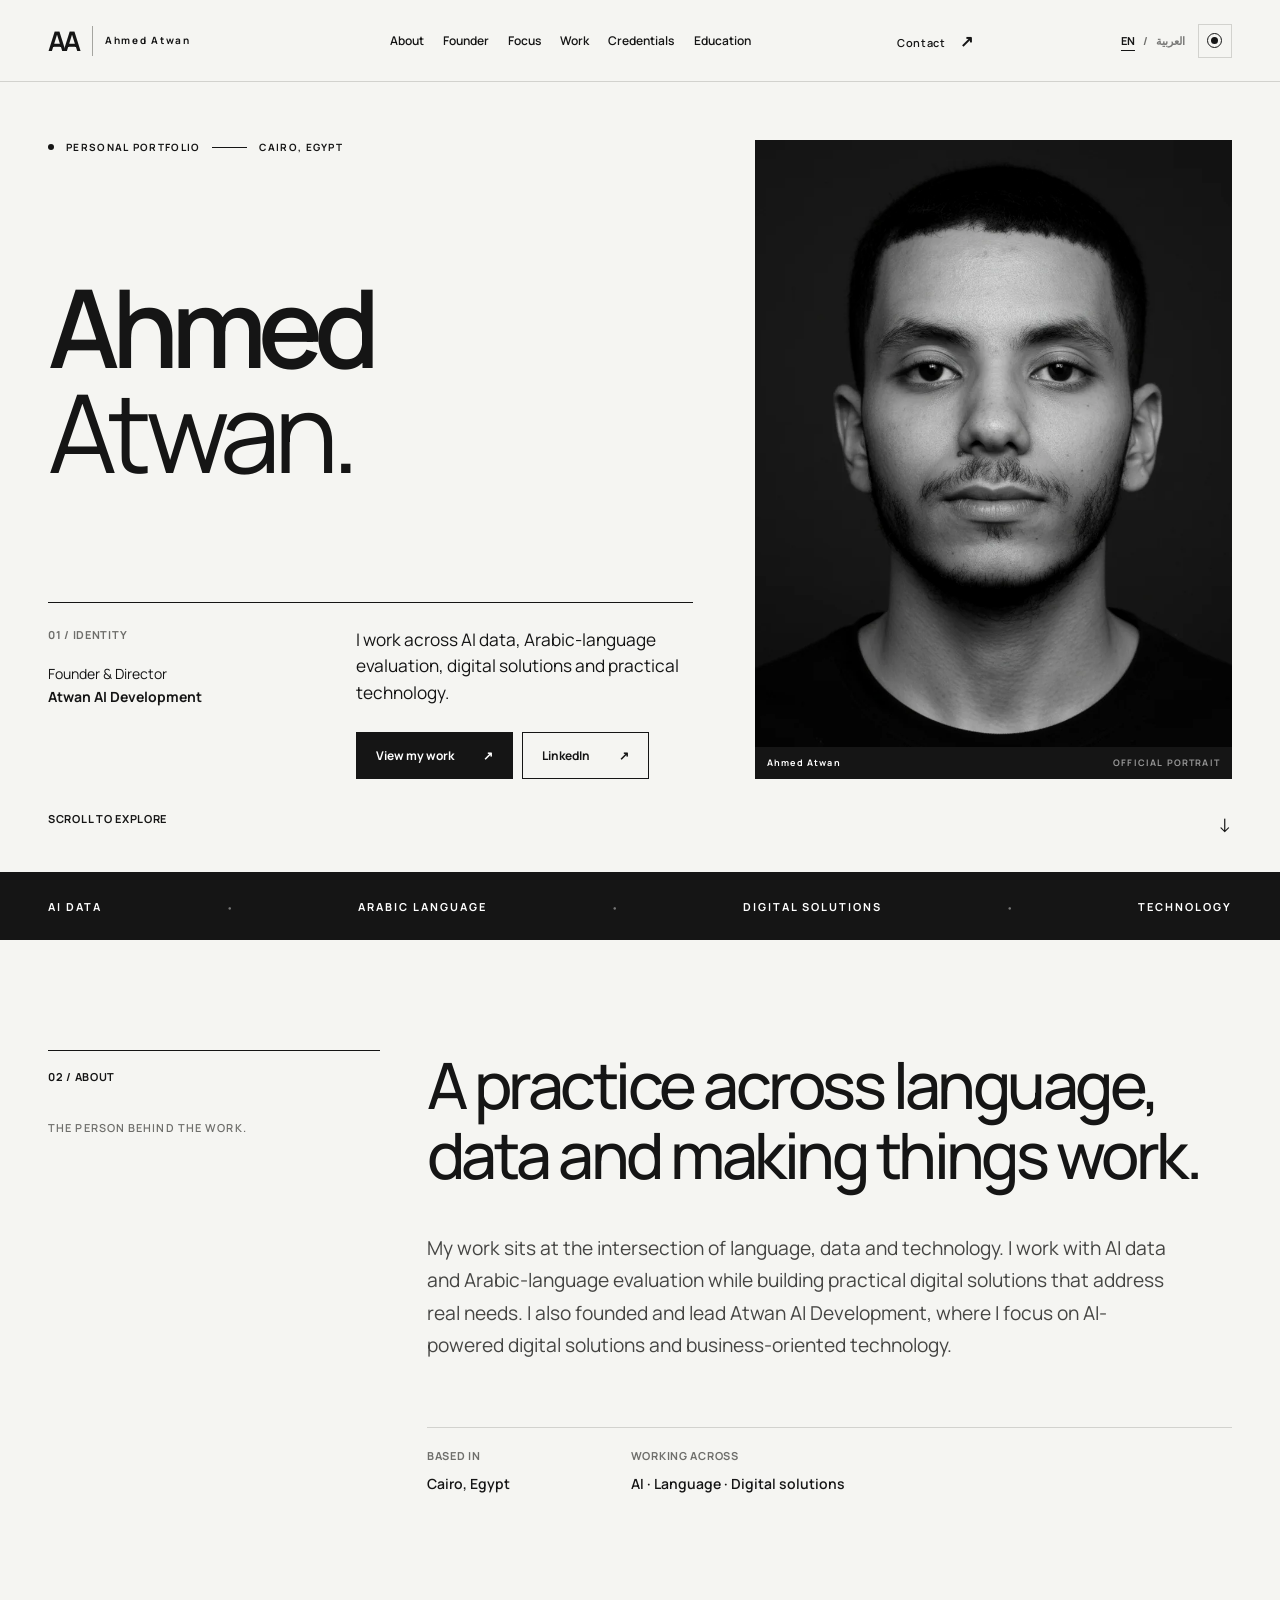
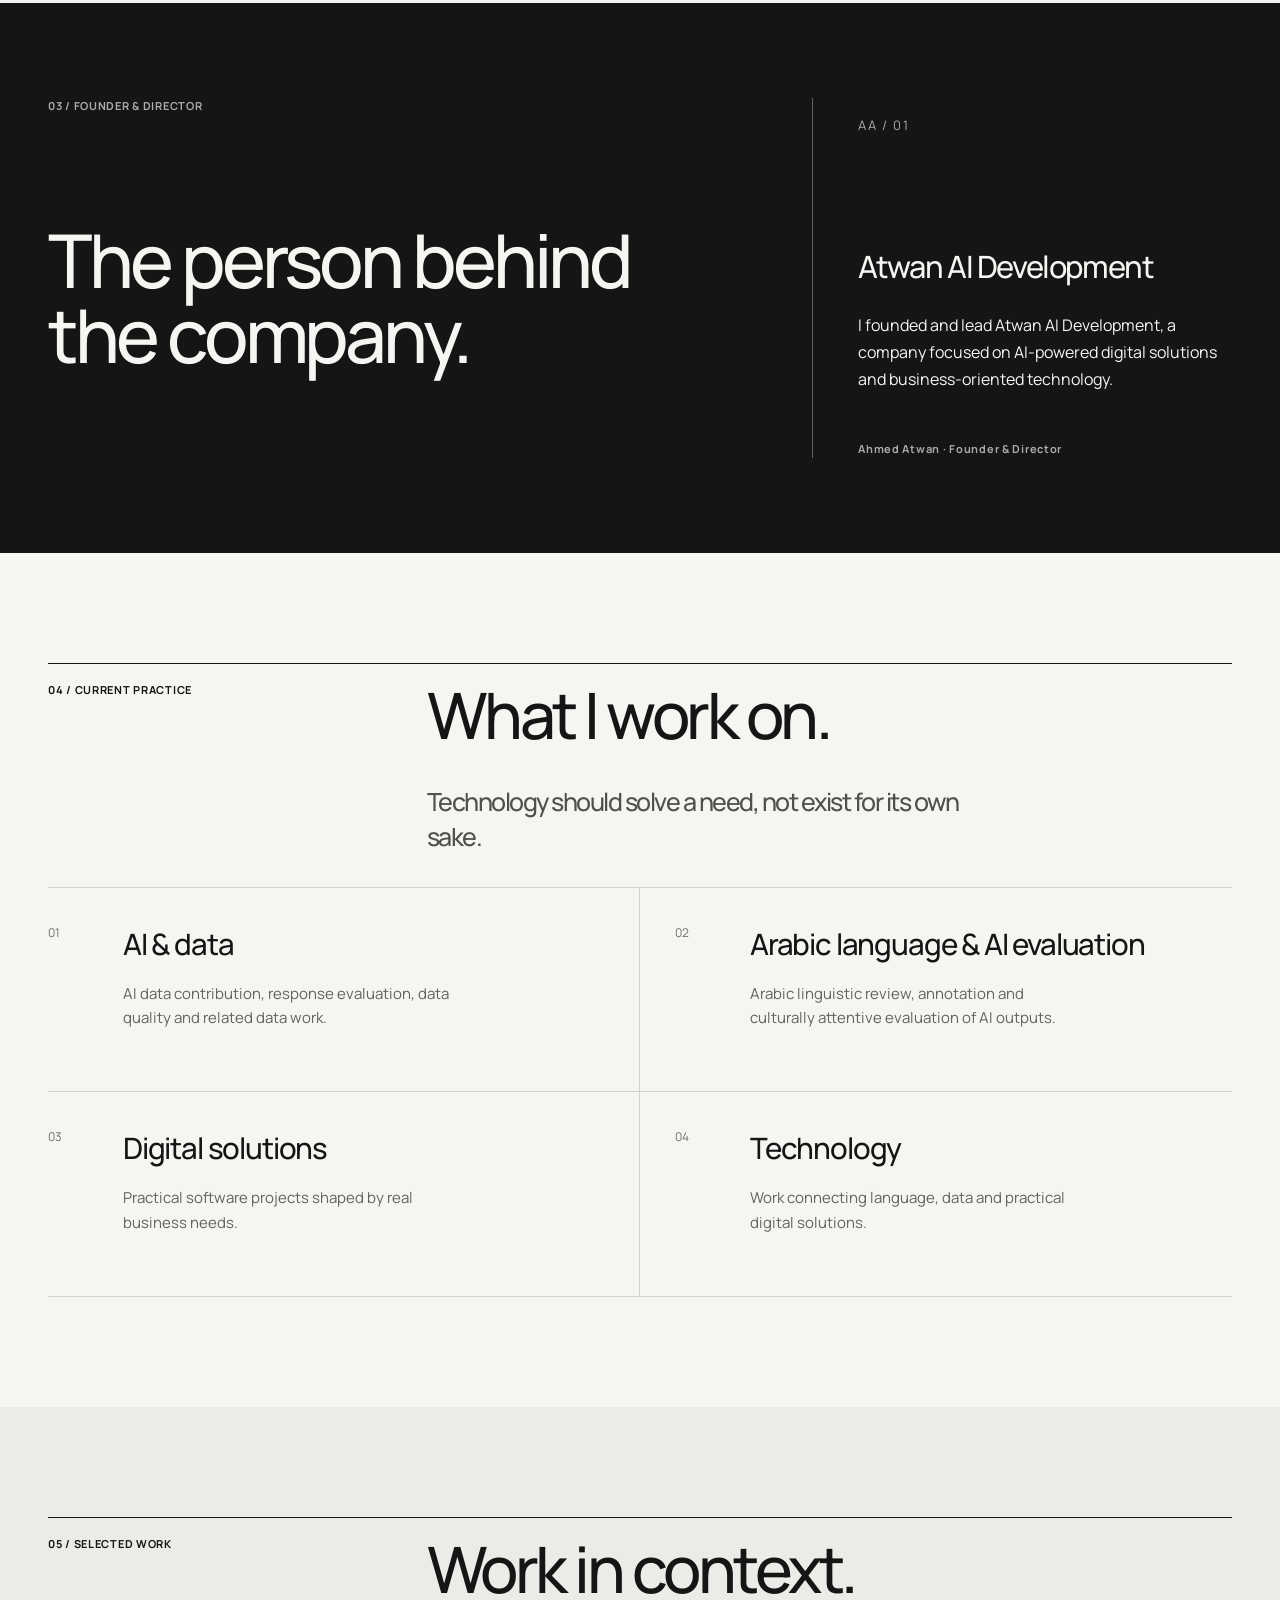
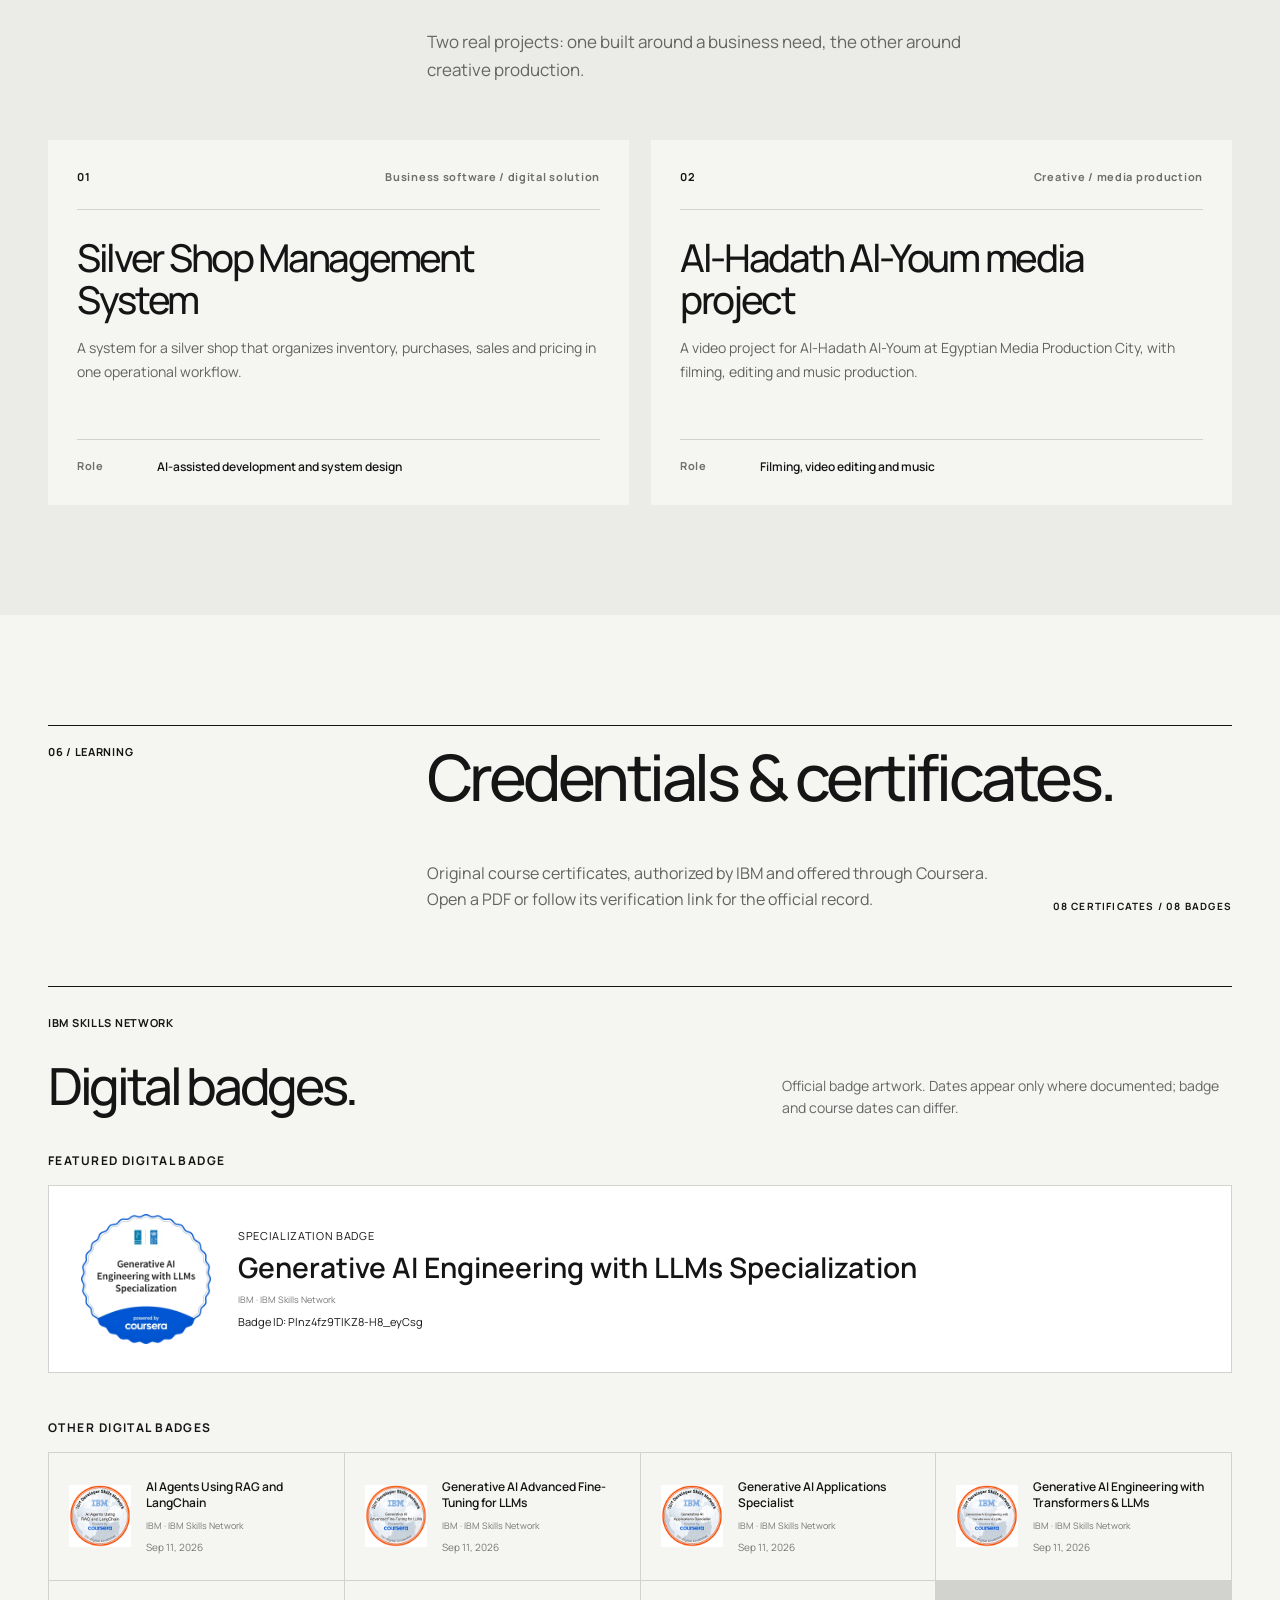
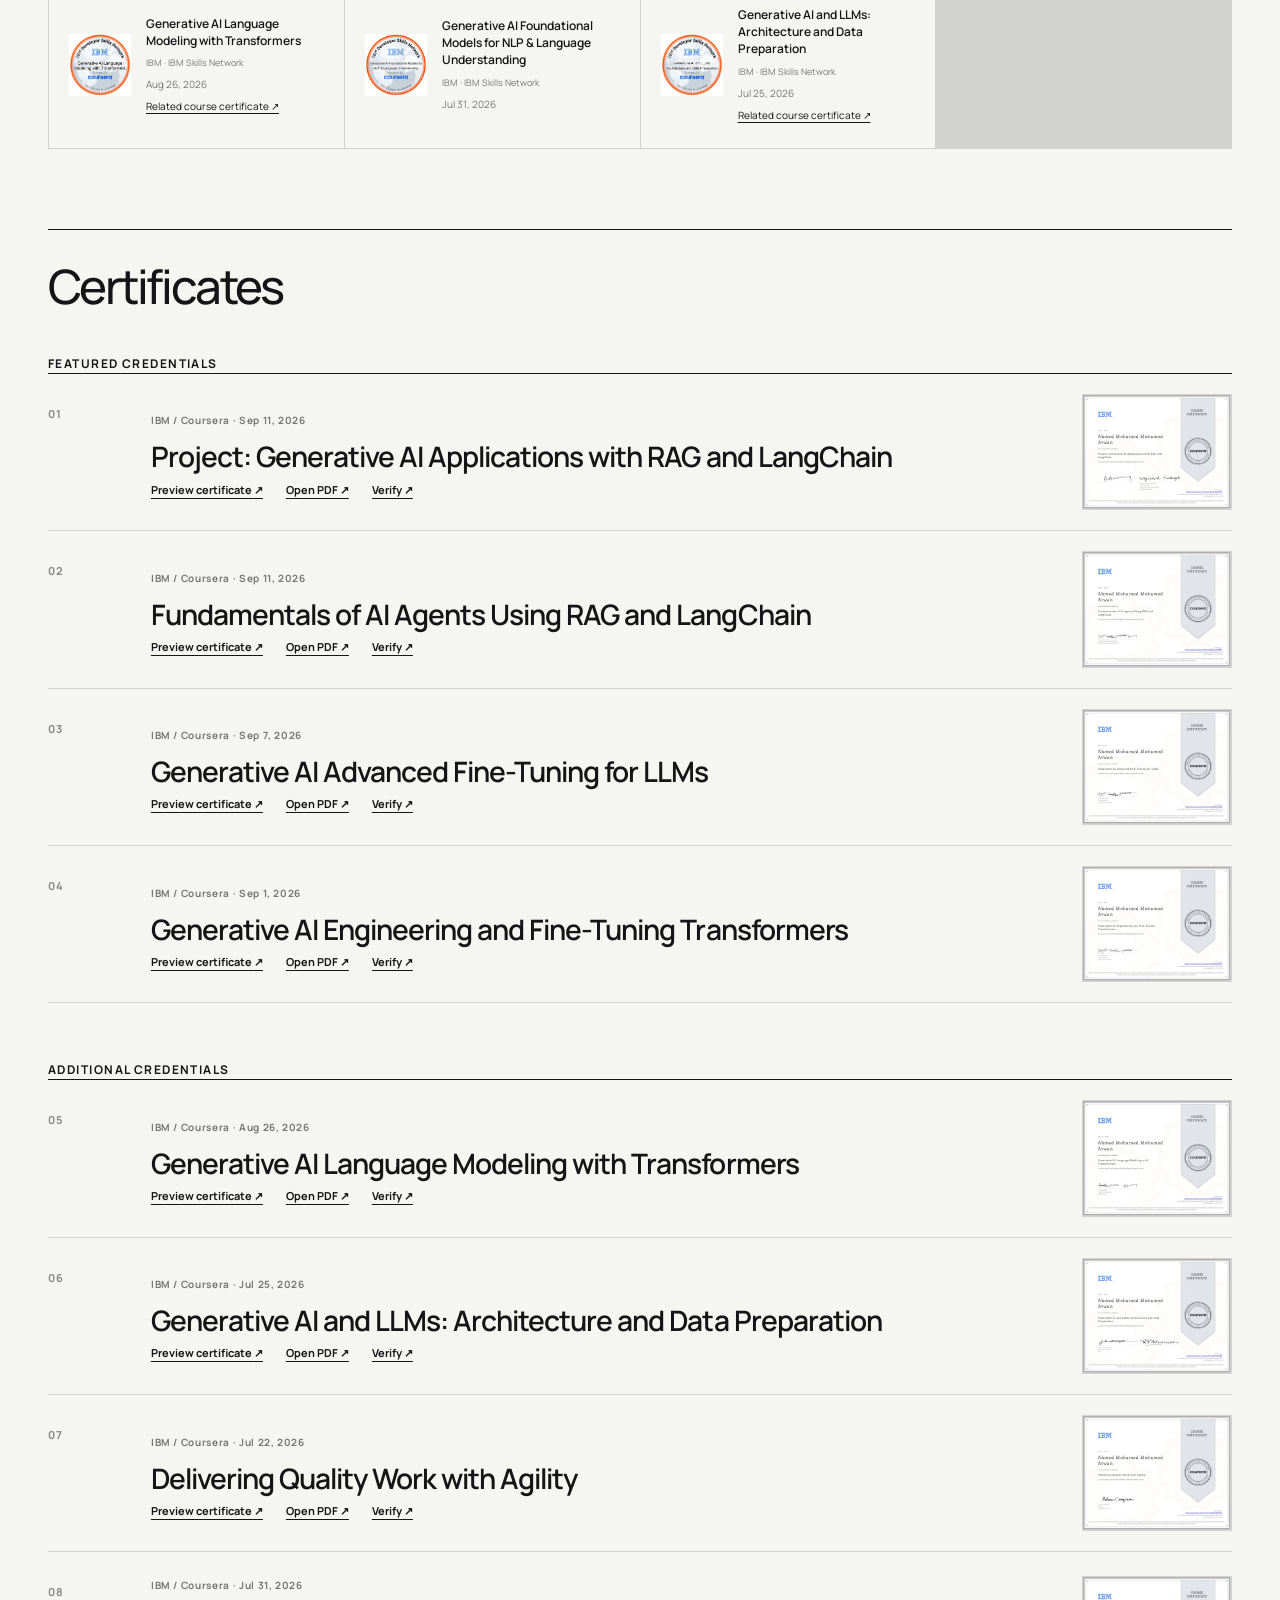
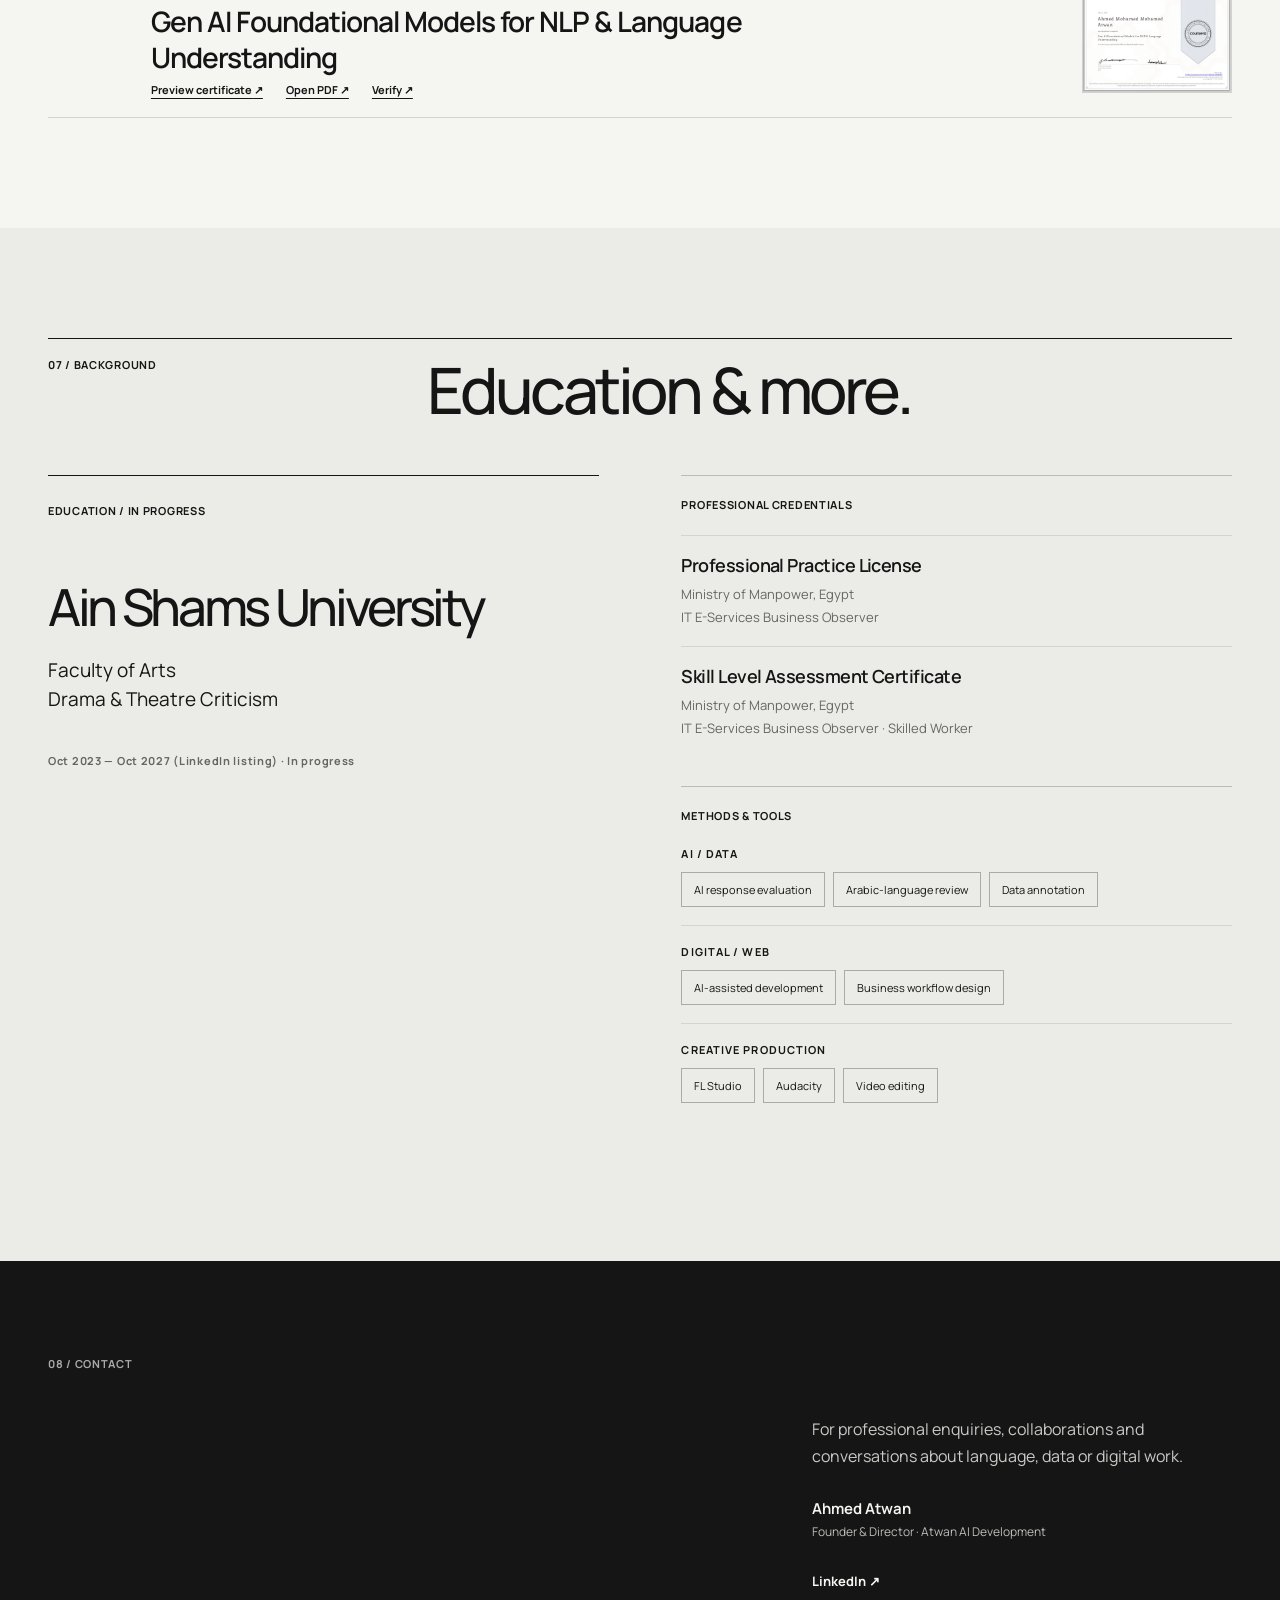
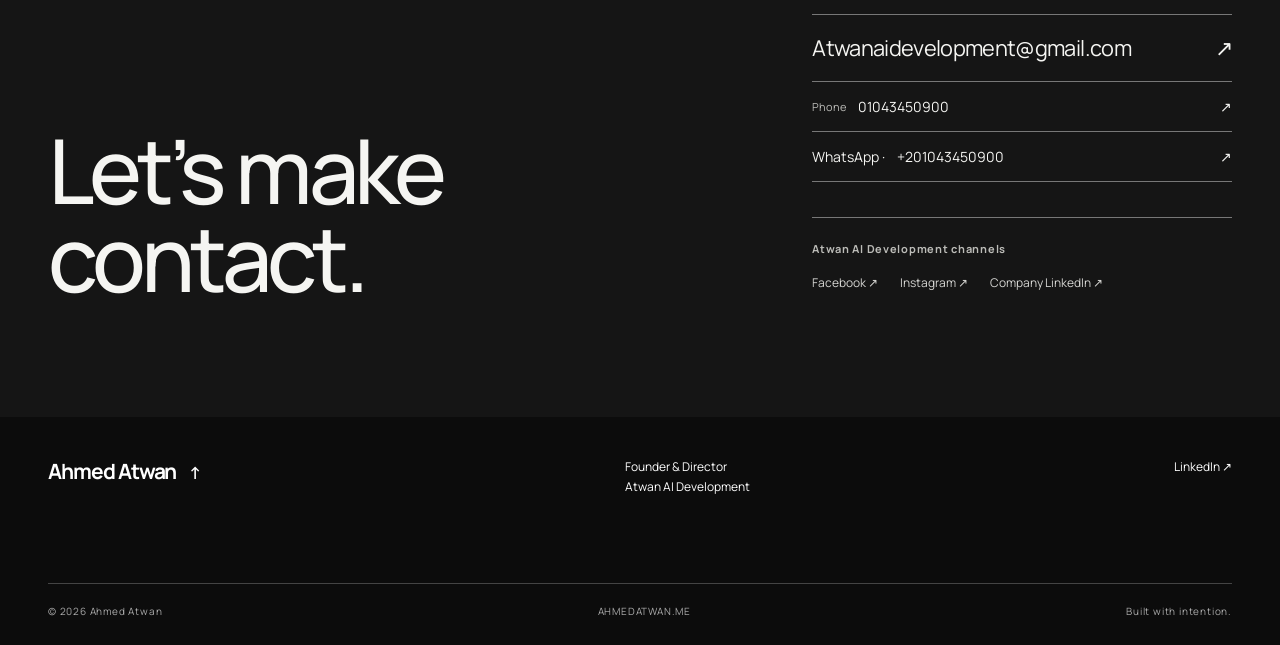
<file: index.html>
<!doctype html>
<html lang="en" dir="ltr" data-theme="light">
<head>
<meta charset="utf-8"><meta name="viewport" content="width=device-width, initial-scale=1">
<title>Ahmed Atwan | Founder &amp; Director, Atwan AI Development</title><meta name="description" content="Ahmed Atwan is Founder &amp; Director of Atwan AI Development. Explore his work across AI data, Arabic-language evaluation, digital solutions and technology.">
<link rel="canonical" href="https://ahmedatwan.me/"><link rel="alternate" hreflang="en" href="https://ahmedatwan.me/"><link rel="alternate" hreflang="ar-EG" href="https://ahmedatwan.me/ar.html"><link rel="alternate" hreflang="x-default" href="https://ahmedatwan.me/">
<meta property="og:type" content="profile"><meta property="og:title" content="Ahmed Atwan — Founder &amp; Director"><meta property="og:description" content="A personal portfolio across AI data, Arabic-language evaluation and digital solutions."><meta property="og:url" content="https://ahmedatwan.me/"><meta property="og:site_name" content="Ahmed Atwan"><meta property="og:image" content="https://ahmedatwan.me/assets/profile/ahmed-atwan.webp"><meta property="og:image:alt" content="Black-and-white portrait of Ahmed Atwan">
<meta name="twitter:card" content="summary_large_image"><meta name="twitter:title" content="Ahmed Atwan — Founder &amp; Director"><meta name="twitter:description" content="A personal portfolio across AI data, Arabic-language evaluation and digital solutions."><meta name="twitter:image" content="https://ahmedatwan.me/assets/profile/ahmed-atwan.webp">
<meta name="theme-color" content="#f5f5f2"><link rel="icon" href="favicon.svg" type="image/svg+xml"><link rel="preload" href="assets/profile/ahmed-atwan.webp" as="image" type="image/webp"><link rel="stylesheet" href="site.css">
<script>try{var m=localStorage.getItem('atwan-theme');var mode=m==='dark'?'dark':m==='system'?'system':'light';document.documentElement.dataset.theme=mode;document.documentElement.dataset.effectiveTheme=mode==='system'&&matchMedia('(prefers-color-scheme:dark)').matches?'dark':mode==='dark'?'dark':'light'}catch(e){}</script><script src="site.js" defer></script>
<script type="application/ld+json">{"@context": "https://schema.org", "@type": "Person", "name": "Ahmed Atwan", "alternateName": "Ahmed Atwan", "url": "https://ahmedatwan.me/", "image": "https://ahmedatwan.me/assets/profile/ahmed-atwan.webp", "jobTitle": "Founder & Director", "worksFor": {"@type": "Organization", "name": "Atwan AI Development"}, "sameAs": ["https://www.linkedin.com/in/ahmed-atwan-15a9b02a6/"], "homeLocation": {"@type": "Place", "name": "Cairo, Egypt"}}</script>
</head>
<body id="home">
<a class="skip-link" href="#main">Skip to content</a>
<header class="site-header"><div class="header-inner">
<a class="brand" href="#home" aria-label="Ahmed Atwan, back to top"><span class="brand-mark" aria-hidden="true">AA<span class="brand-rule"></span></span><span class="brand-name">Ahmed Atwan</span></a>
<nav class="desktop-nav" aria-label="Main navigation"><a href="#about">About</a><a href="#founder">Founder</a><a href="#focus">Focus</a><a href="#work">Work</a><a href="#credentials">Credentials</a><a href="#education">Education</a></nav>
<a class="header-contact" href="#contact">Contact <span aria-hidden="true">↗</span></a>
<div class="header-controls"><div class="language-switch" role="group" aria-label="Language"><a href="index.html" lang="en" aria-current="page">EN</a><span aria-hidden="true">/</span><a href="ar.html" lang="ar" >العربية</a></div><button class="theme-toggle" type="button" aria-label="Switch to dark mode" title="Switch to dark mode" data-dark="Switch to dark mode" data-system="Use system theme" data-light="Switch to light mode"><span class="theme-glyph" aria-hidden="true"></span></button><button class="menu-toggle" type="button" aria-expanded="false" aria-controls="mobile-nav" aria-label="Open menu" data-open="Open menu" data-close="Close menu"><span></span><span></span></button></div>
</div><nav class="mobile-nav" id="mobile-nav" aria-label="Mobile navigation" hidden><a href="#about">About</a><a href="#founder">Founder</a><a href="#focus">Focus</a><a href="#work">Work</a><a href="#credentials">Credentials</a><a href="#education">Education</a><a href="#contact">Contact</a></nav></header>
<main id="main">
<section class="hero wrap" aria-labelledby="hero-title"><div class="hero-copy"><div class="hero-kicker"><span class="status-dot"></span> PERSONAL PORTFOLIO <span class="kicker-line"></span> CAIRO, EGYPT</div><h1 id="hero-title">Ahmed<br><em>Atwan.</em></h1><div class="hero-bottom"><div class="hero-role"><span>01 / IDENTITY</span><p>Founder &amp; Director<br><strong dir="ltr">Atwan AI Development</strong></p></div><div class="hero-intro"><p>I work across AI data, Arabic-language evaluation, digital solutions and practical technology.</p><div class="hero-actions"><a class="btn btn-dark" href="#work">View my work <span aria-hidden="true">↗</span></a><a class="btn btn-outline" href="https://www.linkedin.com/in/ahmed-atwan-15a9b02a6/" target="_blank" rel="noopener noreferrer">LinkedIn <span aria-hidden="true">↗</span></a></div></div></div></div><figure class="hero-image"><img src="assets/profile/ahmed-atwan.webp" srcset="assets/profile/ahmed-atwan-small.webp 400w, assets/profile/ahmed-atwan.webp 1024w" sizes="(max-width: 760px) 100vw, 42vw" alt="Black-and-white portrait of Ahmed Atwan" width="1024" height="1024" fetchpriority="high"><figcaption>Ahmed Atwan <span>OFFICIAL PORTRAIT</span></figcaption></figure><div class="hero-scroll">SCROLL TO EXPLORE <span aria-hidden="true">↓</span></div></section>
<div class="ticker" aria-hidden="true"><div class="ticker-inner"><span>AI DATA</span><b>·</b><span>ARABIC LANGUAGE</span><b>·</b><span>DIGITAL SOLUTIONS</span><b>·</b><span>TECHNOLOGY</span></div></div>
<section id="about" class="section wrap split-section" aria-labelledby="about-title"><div class="section-rail"><span class="section-index">02 / ABOUT</span><p>THE PERSON BEHIND THE WORK.</p></div><div class="section-body"><h2 id="about-title" class="statement">A practice across language, data and making things work.</h2><p class="lead">My work sits at the intersection of language, data and technology. I work with AI data and Arabic-language evaluation while building practical digital solutions that address real needs. I also founded and lead Atwan AI Development, where I focus on AI-powered digital solutions and business-oriented technology.</p><div class="fact-strip"><div><span>BASED IN</span><strong>Cairo, Egypt</strong></div><div><span>WORKING ACROSS</span><strong>AI · Language · Digital solutions</strong></div></div></div></section>
<section id="founder" class="founder-section" aria-labelledby="founder-title"><div class="wrap founder-grid"><div><span class="section-index inverted">03 / FOUNDER &amp; DIRECTOR</span><h2 id="founder-title">The person behind the company.</h2></div><div class="founder-detail"><span class="founder-monogram" aria-hidden="true">AA / 01</span><h3 dir="ltr">Atwan AI Development</h3><p>I founded and lead Atwan AI Development, a company focused on AI-powered digital solutions and business-oriented technology.</p><span class="founder-note">Ahmed Atwan · Founder &amp; Director</span></div></div></section>
<section id="focus" class="section wrap" aria-labelledby="focus-title"><div class="section-head"><span class="section-index">04 / CURRENT PRACTICE</span><h2 id="focus-title">What I work on.</h2></div><p class="practice-line">Technology should solve a need, not exist for its own sake.</p><div class="focus-grid"><article class="focus-item"><span class="focus-n">01</span><div><h3>AI &amp; data</h3><p>AI data contribution, response evaluation, data quality and related data work.</p></div></article><article class="focus-item"><span class="focus-n">02</span><div><h3>Arabic language &amp; AI evaluation</h3><p>Arabic linguistic review, annotation and culturally attentive evaluation of AI outputs.</p></div></article><article class="focus-item"><span class="focus-n">03</span><div><h3>Digital solutions</h3><p>Practical software projects shaped by real business needs.</p></div></article><article class="focus-item"><span class="focus-n">04</span><div><h3>Technology</h3><p>Work connecting language, data and practical digital solutions.</p></div></article></div></section>
<section id="work" class="section work-section" aria-labelledby="work-title"><div class="wrap"><div class="section-head"><span class="section-index">05 / SELECTED WORK</span><h2 id="work-title">Work in context.</h2></div><p class="section-preface narrow">Two real projects: one built around a business need, the other around creative production.</p><div class="projects"><article class="project"><div class="project-top"><span class="project-n">01</span><span class="eyebrow">Business software / digital solution</span></div><h3>Silver Shop Management System</h3><p>A system for a silver shop that organizes inventory, purchases, sales and pricing in one operational workflow.</p><div class="project-meta"><span>Role</span><strong>AI-assisted development and system design</strong></div></article><article class="project"><div class="project-top"><span class="project-n">02</span><span class="eyebrow">Creative / media production</span></div><h3>Al-Hadath Al-Youm media project</h3><p>A video project for Al-Hadath Al-Youm at Egyptian Media Production City, with filming, editing and music production.</p><div class="project-meta"><span>Role</span><strong>Filming, video editing and music</strong></div></article></div></div></section>
<section id="credentials" class="section wrap" aria-labelledby="credentials-title"><div class="section-head"><span class="section-index">06 / LEARNING</span><h2 id="credentials-title">Credentials &amp; certificates.</h2></div><div class="credential-intro"><p>Original course certificates, authorized by IBM and offered through Coursera. Open a PDF or follow its verification link for the official record.</p><span>08 CERTIFICATES / 08 BADGES</span></div><div class="badge-section"><div class="badge-header"><div><span class="eyebrow">IBM SKILLS NETWORK</span><h3>Digital badges.</h3></div><p>Official badge artwork. Dates appear only where documented; badge and course dates can differ.</p></div><div class="featured-badge"><span class="credential-group-title">Featured digital badge</span><article class="badge badge-primary"><img src="assets/badges/08_Generative_AI_Engineering_with_LLMs_Specialization.png" alt="IBM badge artwork for Generative AI Engineering with LLMs Specialization" loading="lazy"><div><span class="badge-kind">Specialization badge</span><h4>Generative AI Engineering with LLMs Specialization</h4><span class="badge-issuer"><bdi dir="ltr">IBM</bdi> · IBM Skills Network</span><small>Badge ID: <bdi dir="ltr">Plnz4fz9TIKZ8-H8_eyCsg</bdi></small></div></article></div><div class="other-badges"><span class="credential-group-title">Other digital badges</span><ul class="badge-list"><li class="badge"><img src="assets/badges/01_AI_Agents_Using_RAG_and_LangChain.png" alt="IBM badge artwork for AI Agents Using RAG and LangChain" loading="lazy"><div><h4>AI Agents Using RAG and LangChain</h4><span class="badge-issuer"><bdi dir="ltr">IBM</bdi> · IBM Skills Network</span><span>Sep 11, 2026</span></div></li><li class="badge"><img src="assets/badges/02_Generative_AI_Advanced_Fine-Tuning_for_LLMs.png" alt="IBM badge artwork for Generative AI Advanced Fine-Tuning for LLMs" loading="lazy"><div><h4>Generative AI Advanced Fine-Tuning for LLMs</h4><span class="badge-issuer"><bdi dir="ltr">IBM</bdi> · IBM Skills Network</span><span>Sep 11, 2026</span></div></li><li class="badge"><img src="assets/badges/03_Generative_AI_Applications_Specialist.png" alt="IBM badge artwork for Generative AI Applications Specialist" loading="lazy"><div><h4>Generative AI Applications Specialist</h4><span class="badge-issuer"><bdi dir="ltr">IBM</bdi> · IBM Skills Network</span><span>Sep 11, 2026</span></div></li><li class="badge"><img src="assets/badges/04_Generative_AI_Engineering_with_Transformers_and_LLMs.png" alt="IBM badge artwork for Generative AI Engineering with Transformers &amp; LLMs" loading="lazy"><div><h4>Generative AI Engineering with Transformers &amp; LLMs</h4><span class="badge-issuer"><bdi dir="ltr">IBM</bdi> · IBM Skills Network</span><span>Sep 11, 2026</span></div></li><li class="badge"><img src="assets/badges/05_Generative_AI_Language_Modeling_with_Transformers.png" alt="IBM badge artwork for Generative AI Language Modeling with Transformers" loading="lazy"><div><h4>Generative AI Language Modeling with Transformers</h4><span class="badge-issuer"><bdi dir="ltr">IBM</bdi> · IBM Skills Network</span><span>Aug 26, 2026</span><a class="badge-link" href="https://coursera.org/verify/CC7WBQIXHOAO" target="_blank" rel="noopener noreferrer">Related course certificate ↗</a></div></li><li class="badge"><img src="assets/badges/06_Generative_AI_Foundational_Models_for_NLP_and_Language_Understanding.png" alt="IBM badge artwork for Generative AI Foundational Models for NLP &amp; Language Understanding" loading="lazy"><div><h4>Generative AI Foundational Models for NLP &amp; Language Understanding</h4><span class="badge-issuer"><bdi dir="ltr">IBM</bdi> · IBM Skills Network</span><span>Jul 31, 2026</span></div></li><li class="badge"><img src="assets/badges/07_Generative_AI_and_LLMs_Architecture_and_Data_Preparation.png" alt="IBM badge artwork for Generative AI and LLMs: Architecture and Data Preparation" loading="lazy"><div><h4>Generative AI and LLMs: Architecture and Data Preparation</h4><span class="badge-issuer"><bdi dir="ltr">IBM</bdi> · IBM Skills Network</span><span>Jul 25, 2026</span><a class="badge-link" href="https://coursera.org/verify/JL539JDCVGBP" target="_blank" rel="noopener noreferrer">Related course certificate ↗</a></div></li></ul></div></div><div class="certificate-section"><h3 class="certificates-subhead">Certificates</h3><div class="credential-group"><span class="credential-group-title">Featured credentials</span><div class="credentials-list"><article class="credential-row featured">
          <span class="credential-count">01</span><div class="credential-info"><span class="eyebrow"><bdi dir="ltr">IBM / Coursera</bdi> · Sep 11, 2026</span><h4>Project: Generative AI Applications with RAG and LangChain</h4><div class="credential-actions"><button class="text-link preview-trigger" type="button" data-image="assets/certificates/png/01_Project_Generative_AI_Applications_with_RAG_and_LangChain.webp" data-title="Project: Generative AI Applications with RAG and LangChain" data-official="Project: Generative AI Applications with RAG and LangChain" data-pdf="assets/certificates/pdf/01_Project_Generative_AI_Applications_with_RAG_and_LangChain.pdf" data-verify="https://coursera.org/verify/2JC8LRHGQ0CJ">Preview certificate <span aria-hidden="true">↗</span></button><a class="text-link" href="assets/certificates/pdf/01_Project_Generative_AI_Applications_with_RAG_and_LangChain.pdf" target="_blank" rel="noopener noreferrer">Open PDF ↗</a><a class="text-link" href="https://coursera.org/verify/2JC8LRHGQ0CJ" target="_blank" rel="noopener noreferrer">Verify ↗</a></div></div>
          <button class="credential-thumb preview-trigger" type="button" aria-label="Preview certificate: Project: Generative AI Applications with RAG and LangChain" data-image="assets/certificates/png/01_Project_Generative_AI_Applications_with_RAG_and_LangChain.webp" data-title="Project: Generative AI Applications with RAG and LangChain" data-official="Project: Generative AI Applications with RAG and LangChain" data-pdf="assets/certificates/pdf/01_Project_Generative_AI_Applications_with_RAG_and_LangChain.pdf" data-verify="https://coursera.org/verify/2JC8LRHGQ0CJ"><img src="assets/certificates/png/01_Project_Generative_AI_Applications_with_RAG_and_LangChain.webp" alt="Official certificate preview for Project: Generative AI Applications with RAG and LangChain" loading="lazy" width="1760" height="1360"></button></article><article class="credential-row featured">
          <span class="credential-count">02</span><div class="credential-info"><span class="eyebrow"><bdi dir="ltr">IBM / Coursera</bdi> · Sep 11, 2026</span><h4>Fundamentals of AI Agents Using RAG and LangChain</h4><div class="credential-actions"><button class="text-link preview-trigger" type="button" data-image="assets/certificates/png/02_Fundamentals_of_AI_Agents_Using_RAG_and_LangChain.webp" data-title="Fundamentals of AI Agents Using RAG and LangChain" data-official="Fundamentals of AI Agents Using RAG and LangChain" data-pdf="assets/certificates/pdf/02_Fundamentals_of_AI_Agents_Using_RAG_and_LangChain.pdf" data-verify="https://coursera.org/verify/6ZDMYL3NNW01">Preview certificate <span aria-hidden="true">↗</span></button><a class="text-link" href="assets/certificates/pdf/02_Fundamentals_of_AI_Agents_Using_RAG_and_LangChain.pdf" target="_blank" rel="noopener noreferrer">Open PDF ↗</a><a class="text-link" href="https://coursera.org/verify/6ZDMYL3NNW01" target="_blank" rel="noopener noreferrer">Verify ↗</a></div></div>
          <button class="credential-thumb preview-trigger" type="button" aria-label="Preview certificate: Fundamentals of AI Agents Using RAG and LangChain" data-image="assets/certificates/png/02_Fundamentals_of_AI_Agents_Using_RAG_and_LangChain.webp" data-title="Fundamentals of AI Agents Using RAG and LangChain" data-official="Fundamentals of AI Agents Using RAG and LangChain" data-pdf="assets/certificates/pdf/02_Fundamentals_of_AI_Agents_Using_RAG_and_LangChain.pdf" data-verify="https://coursera.org/verify/6ZDMYL3NNW01"><img src="assets/certificates/png/02_Fundamentals_of_AI_Agents_Using_RAG_and_LangChain.webp" alt="Official certificate preview for Fundamentals of AI Agents Using RAG and LangChain" loading="lazy" width="1760" height="1360"></button></article><article class="credential-row featured">
          <span class="credential-count">03</span><div class="credential-info"><span class="eyebrow"><bdi dir="ltr">IBM / Coursera</bdi> · Sep 7, 2026</span><h4>Generative AI Advanced Fine-Tuning for LLMs</h4><div class="credential-actions"><button class="text-link preview-trigger" type="button" data-image="assets/certificates/png/03_Generative_AI_Advanced_Fine-Tuning_for_LLMs.webp" data-title="Generative AI Advanced Fine-Tuning for LLMs" data-official="Generative AI Advanced Fine-Tuning for LLMs" data-pdf="assets/certificates/pdf/03_Generative_AI_Advanced_Fine-Tuning_for_LLMs.pdf" data-verify="https://coursera.org/verify/X7S5HMQL8Z0B">Preview certificate <span aria-hidden="true">↗</span></button><a class="text-link" href="assets/certificates/pdf/03_Generative_AI_Advanced_Fine-Tuning_for_LLMs.pdf" target="_blank" rel="noopener noreferrer">Open PDF ↗</a><a class="text-link" href="https://coursera.org/verify/X7S5HMQL8Z0B" target="_blank" rel="noopener noreferrer">Verify ↗</a></div></div>
          <button class="credential-thumb preview-trigger" type="button" aria-label="Preview certificate: Generative AI Advanced Fine-Tuning for LLMs" data-image="assets/certificates/png/03_Generative_AI_Advanced_Fine-Tuning_for_LLMs.webp" data-title="Generative AI Advanced Fine-Tuning for LLMs" data-official="Generative AI Advanced Fine-Tuning for LLMs" data-pdf="assets/certificates/pdf/03_Generative_AI_Advanced_Fine-Tuning_for_LLMs.pdf" data-verify="https://coursera.org/verify/X7S5HMQL8Z0B"><img src="assets/certificates/png/03_Generative_AI_Advanced_Fine-Tuning_for_LLMs.webp" alt="Official certificate preview for Generative AI Advanced Fine-Tuning for LLMs" loading="lazy" width="1760" height="1360"></button></article><article class="credential-row featured">
          <span class="credential-count">04</span><div class="credential-info"><span class="eyebrow"><bdi dir="ltr">IBM / Coursera</bdi> · Sep 1, 2026</span><h4>Generative AI Engineering and Fine-Tuning Transformers</h4><div class="credential-actions"><button class="text-link preview-trigger" type="button" data-image="assets/certificates/png/04_Generative_AI_Engineering_and_Fine-Tuning_Transformers.webp" data-title="Generative AI Engineering and Fine-Tuning Transformers" data-official="Generative AI Engineering and Fine-Tuning Transformers" data-pdf="assets/certificates/pdf/04_Generative_AI_Engineering_and_Fine-Tuning_Transformers.pdf" data-verify="https://coursera.org/verify/CG1PMO6WZ3ZY">Preview certificate <span aria-hidden="true">↗</span></button><a class="text-link" href="assets/certificates/pdf/04_Generative_AI_Engineering_and_Fine-Tuning_Transformers.pdf" target="_blank" rel="noopener noreferrer">Open PDF ↗</a><a class="text-link" href="https://coursera.org/verify/CG1PMO6WZ3ZY" target="_blank" rel="noopener noreferrer">Verify ↗</a></div></div>
          <button class="credential-thumb preview-trigger" type="button" aria-label="Preview certificate: Generative AI Engineering and Fine-Tuning Transformers" data-image="assets/certificates/png/04_Generative_AI_Engineering_and_Fine-Tuning_Transformers.webp" data-title="Generative AI Engineering and Fine-Tuning Transformers" data-official="Generative AI Engineering and Fine-Tuning Transformers" data-pdf="assets/certificates/pdf/04_Generative_AI_Engineering_and_Fine-Tuning_Transformers.pdf" data-verify="https://coursera.org/verify/CG1PMO6WZ3ZY"><img src="assets/certificates/png/04_Generative_AI_Engineering_and_Fine-Tuning_Transformers.webp" alt="Official certificate preview for Generative AI Engineering and Fine-Tuning Transformers" loading="lazy" width="1760" height="1360"></button></article></div></div><div class="credential-group additional-group"><span class="credential-group-title">Additional credentials</span><div class="credentials-list"><article class="credential-row">
          <span class="credential-count">05</span><div class="credential-info"><span class="eyebrow"><bdi dir="ltr">IBM / Coursera</bdi> · Aug 26, 2026</span><h4>Generative AI Language Modeling with Transformers</h4><div class="credential-actions"><button class="text-link preview-trigger" type="button" data-image="assets/certificates/png/05_Generative_AI_Language_Modeling_with_Transformers.webp" data-title="Generative AI Language Modeling with Transformers" data-official="Generative AI Language Modeling with Transformers" data-pdf="assets/certificates/pdf/05_Generative_AI_Language_Modeling_with_Transformers.pdf" data-verify="https://coursera.org/verify/CC7WBQIXHOAO">Preview certificate <span aria-hidden="true">↗</span></button><a class="text-link" href="assets/certificates/pdf/05_Generative_AI_Language_Modeling_with_Transformers.pdf" target="_blank" rel="noopener noreferrer">Open PDF ↗</a><a class="text-link" href="https://coursera.org/verify/CC7WBQIXHOAO" target="_blank" rel="noopener noreferrer">Verify ↗</a></div></div>
          <button class="credential-thumb preview-trigger" type="button" aria-label="Preview certificate: Generative AI Language Modeling with Transformers" data-image="assets/certificates/png/05_Generative_AI_Language_Modeling_with_Transformers.webp" data-title="Generative AI Language Modeling with Transformers" data-official="Generative AI Language Modeling with Transformers" data-pdf="assets/certificates/pdf/05_Generative_AI_Language_Modeling_with_Transformers.pdf" data-verify="https://coursera.org/verify/CC7WBQIXHOAO"><img src="assets/certificates/png/05_Generative_AI_Language_Modeling_with_Transformers.webp" alt="Official certificate preview for Generative AI Language Modeling with Transformers" loading="lazy" width="1760" height="1360"></button></article><article class="credential-row">
          <span class="credential-count">06</span><div class="credential-info"><span class="eyebrow"><bdi dir="ltr">IBM / Coursera</bdi> · Jul 25, 2026</span><h4>Generative AI and LLMs: Architecture and Data Preparation</h4><div class="credential-actions"><button class="text-link preview-trigger" type="button" data-image="assets/certificates/png/06_Generative_AI_and_LLMs_Architecture_and_Data_Preparation.webp" data-title="Generative AI and LLMs: Architecture and Data Preparation" data-official="Generative AI and LLMs: Architecture and Data Preparation" data-pdf="assets/certificates/pdf/06_Generative_AI_and_LLMs_Architecture_and_Data_Preparation.pdf" data-verify="https://coursera.org/verify/JL539JDCVGBP">Preview certificate <span aria-hidden="true">↗</span></button><a class="text-link" href="assets/certificates/pdf/06_Generative_AI_and_LLMs_Architecture_and_Data_Preparation.pdf" target="_blank" rel="noopener noreferrer">Open PDF ↗</a><a class="text-link" href="https://coursera.org/verify/JL539JDCVGBP" target="_blank" rel="noopener noreferrer">Verify ↗</a></div></div>
          <button class="credential-thumb preview-trigger" type="button" aria-label="Preview certificate: Generative AI and LLMs: Architecture and Data Preparation" data-image="assets/certificates/png/06_Generative_AI_and_LLMs_Architecture_and_Data_Preparation.webp" data-title="Generative AI and LLMs: Architecture and Data Preparation" data-official="Generative AI and LLMs: Architecture and Data Preparation" data-pdf="assets/certificates/pdf/06_Generative_AI_and_LLMs_Architecture_and_Data_Preparation.pdf" data-verify="https://coursera.org/verify/JL539JDCVGBP"><img src="assets/certificates/png/06_Generative_AI_and_LLMs_Architecture_and_Data_Preparation.webp" alt="Official certificate preview for Generative AI and LLMs: Architecture and Data Preparation" loading="lazy" width="1760" height="1360"></button></article><article class="credential-row">
          <span class="credential-count">07</span><div class="credential-info"><span class="eyebrow"><bdi dir="ltr">IBM / Coursera</bdi> · Jul 22, 2026</span><h4>Delivering Quality Work with Agility</h4><div class="credential-actions"><button class="text-link preview-trigger" type="button" data-image="assets/certificates/png/07_Delivering_Quality_Work_with_Agility.webp" data-title="Delivering Quality Work with Agility" data-official="Delivering Quality Work with Agility" data-pdf="assets/certificates/pdf/07_Delivering_Quality_Work_with_Agility.pdf" data-verify="https://coursera.org/verify/SW1MC0E65861">Preview certificate <span aria-hidden="true">↗</span></button><a class="text-link" href="assets/certificates/pdf/07_Delivering_Quality_Work_with_Agility.pdf" target="_blank" rel="noopener noreferrer">Open PDF ↗</a><a class="text-link" href="https://coursera.org/verify/SW1MC0E65861" target="_blank" rel="noopener noreferrer">Verify ↗</a></div></div>
          <button class="credential-thumb preview-trigger" type="button" aria-label="Preview certificate: Delivering Quality Work with Agility" data-image="assets/certificates/png/07_Delivering_Quality_Work_with_Agility.webp" data-title="Delivering Quality Work with Agility" data-official="Delivering Quality Work with Agility" data-pdf="assets/certificates/pdf/07_Delivering_Quality_Work_with_Agility.pdf" data-verify="https://coursera.org/verify/SW1MC0E65861"><img src="assets/certificates/png/07_Delivering_Quality_Work_with_Agility.webp" alt="Official certificate preview for Delivering Quality Work with Agility" loading="lazy" width="1760" height="1360"></button></article><article class="credential-row">
          <span class="credential-count">08</span><div class="credential-info"><span class="eyebrow"><bdi dir="ltr">IBM / Coursera</bdi> · Jul 31, 2026</span><h4>Gen AI Foundational Models for NLP &amp; Language Understanding</h4><div class="credential-actions"><button class="text-link preview-trigger" type="button" data-image="assets/certificates/png/08_Gen_AI_Foundational_Models_for_NLP_and_Language_Understanding.webp" data-title="Gen AI Foundational Models for NLP &amp; Language Understanding" data-official="Gen AI Foundational Models for NLP &amp; Language Understanding" data-pdf="assets/certificates/pdf/08_Gen_AI_Foundational_Models_for_NLP_and_Language_Understanding.pdf" data-verify="https://coursera.org/verify/8DHFFUWIS8AP">Preview certificate <span aria-hidden="true">↗</span></button><a class="text-link" href="assets/certificates/pdf/08_Gen_AI_Foundational_Models_for_NLP_and_Language_Understanding.pdf" target="_blank" rel="noopener noreferrer">Open PDF ↗</a><a class="text-link" href="https://coursera.org/verify/8DHFFUWIS8AP" target="_blank" rel="noopener noreferrer">Verify ↗</a></div></div>
          <button class="credential-thumb preview-trigger" type="button" aria-label="Preview certificate: Gen AI Foundational Models for NLP &amp; Language Understanding" data-image="assets/certificates/png/08_Gen_AI_Foundational_Models_for_NLP_and_Language_Understanding.webp" data-title="Gen AI Foundational Models for NLP &amp; Language Understanding" data-official="Gen AI Foundational Models for NLP &amp; Language Understanding" data-pdf="assets/certificates/pdf/08_Gen_AI_Foundational_Models_for_NLP_and_Language_Understanding.pdf" data-verify="https://coursera.org/verify/8DHFFUWIS8AP"><img src="assets/certificates/png/08_Gen_AI_Foundational_Models_for_NLP_and_Language_Understanding.webp" alt="Official certificate preview for Gen AI Foundational Models for NLP &amp; Language Understanding" loading="lazy" width="1760" height="1360"></button></article></div></div></div></section>
<section id="education" class="section education-section" aria-labelledby="education-title"><div class="wrap"><div class="section-head"><span class="section-index">07 / BACKGROUND</span><h2 id="education-title">Education &amp; more.</h2></div><div class="education-grid"><article class="education-card"><span class="eyebrow">EDUCATION / IN PROGRESS</span><h3>Ain Shams University</h3><p>Faculty of Arts<br>Drama &amp; Theatre Criticism</p><span class="small-note">Oct 2023 — Oct 2027 (LinkedIn listing) · In progress</span></article><div class="background-stack"><div class="background-block"><span class="eyebrow">PROFESSIONAL CREDENTIALS</span><article class="license"><h3>Professional Practice License</h3><p>Ministry of Manpower, Egypt</p><span>IT E-Services Business Observer</span></article><article class="license"><h3>Skill Level Assessment Certificate</h3><p>Ministry of Manpower, Egypt</p><span>IT E-Services Business Observer · Skilled Worker</span></article></div><div class="background-block"><span class="eyebrow">METHODS &amp; TOOLS</span><div class="tool-group"><h4>AI / Data</h4><ul class="tool-list"><li>AI response evaluation</li><li>Arabic-language review</li><li>Data annotation</li></ul></div><div class="tool-group"><h4>Digital / Web</h4><ul class="tool-list"><li>AI-assisted development</li><li>Business workflow design</li></ul></div><div class="tool-group"><h4>Creative Production</h4><ul class="tool-list"><li>FL Studio</li><li>Audacity</li><li>Video editing</li></ul></div></div></div></div></div></section>
<section id="contact" class="contact-section" aria-labelledby="contact-title"><div class="wrap"><span class="section-index inverted">08 / CONTACT</span><div class="contact-grid"><h2 id="contact-title">Let’s make contact.</h2><div class="contact-side"><p>For professional enquiries, collaborations and conversations about language, data or digital work.</p><div class="contact-person"><strong>Ahmed Atwan</strong><span>Founder &amp; Director · <bdi dir="ltr">Atwan AI Development</bdi></span></div><a class="contact-link" href="https://www.linkedin.com/in/ahmed-atwan-15a9b02a6/" target="_blank" rel="noopener noreferrer">LinkedIn <span aria-hidden="true">↗</span></a><a class="contact-email" href="mailto:Atwanaidevelopment@gmail.com"><bdi dir="ltr">Atwanaidevelopment@gmail.com</bdi> <span aria-hidden="true">↗</span></a><a class="contact-phone" href="tel:01043450900"><span>Phone</span><bdi dir="ltr">01043450900</bdi> <span aria-hidden="true">↗</span></a><a class="contact-whatsapp" href="https://wa.me/201043450900" target="_blank" rel="noopener noreferrer" aria-label="WhatsApp: +201043450900">WhatsApp · <bdi dir="ltr">+201043450900</bdi> <span aria-hidden="true">↗</span></a><div class="company-social"><span class="eyebrow">Atwan AI Development channels</span><div class="company-social-links"><a href="https://www.facebook.com/atwanaidevelopment" target="_blank" rel="noopener noreferrer" aria-label="Atwan AI Development channels — Facebook">Facebook ↗</a><a href="https://www.instagram.com/atwanaidevelopment/" target="_blank" rel="noopener noreferrer" aria-label="Atwan AI Development channels — Instagram">Instagram ↗</a><a href="https://www.linkedin.com/company/atwanaidevelopment/" target="_blank" rel="noopener noreferrer" aria-label="Atwan AI Development channels — Company LinkedIn">Company LinkedIn ↗</a></div></div></div></div></div></section>
</main>
<footer class="footer"><div class="wrap footer-top"><a class="footer-brand" href="#home">Ahmed Atwan <span aria-hidden="true">↑</span></a><span>Founder &amp; Director<br><bdi dir="ltr">Atwan AI Development</bdi></span><a href="https://www.linkedin.com/in/ahmed-atwan-15a9b02a6/" target="_blank" rel="noopener noreferrer">LinkedIn ↗</a></div><div class="wrap footer-bottom"><span>© 2026 Ahmed Atwan</span><a href="https://ahmedatwan.me/">AHMEDATWAN.ME</a><span>Built with intention.</span></div></footer>
<dialog class="certificate-dialog" aria-labelledby="dialog-title" data-certificate-alt="Official certificate preview for"><div class="dialog-header"><div><span class="eyebrow">OFFICIAL CERTIFICATE / IBM · COURSERA</span><h2 id="dialog-title"></h2><p class="dialog-official" dir="ltr" hidden></p></div><button type="button" class="dialog-close" aria-label="Close certificate preview">×</button></div><div class="dialog-image"><img alt="" width="1760" height="1360"></div><div class="dialog-links"><a class="dialog-pdf" target="_blank" rel="noopener noreferrer">Open original PDF ↗</a><a class="dialog-verify" target="_blank" rel="noopener noreferrer">Verify credential ↗</a></div></dialog>
</body></html>
</file>
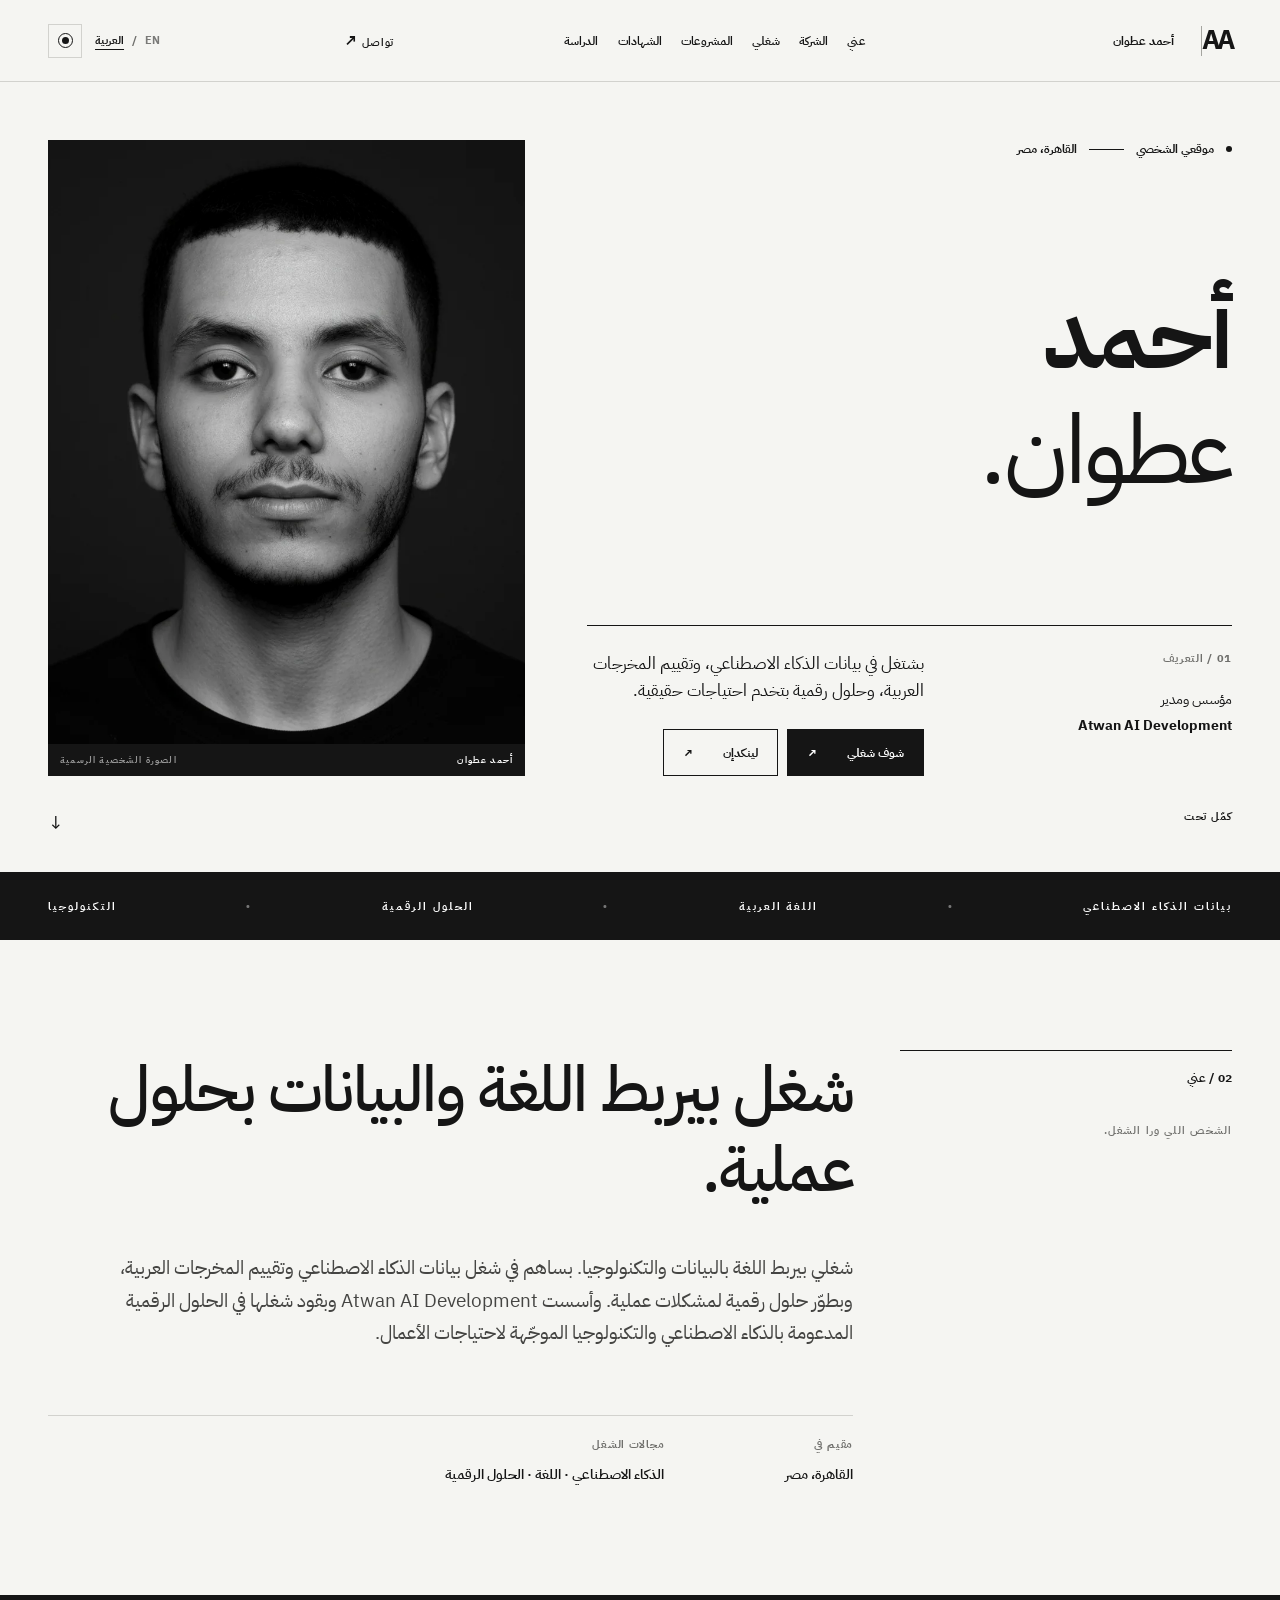
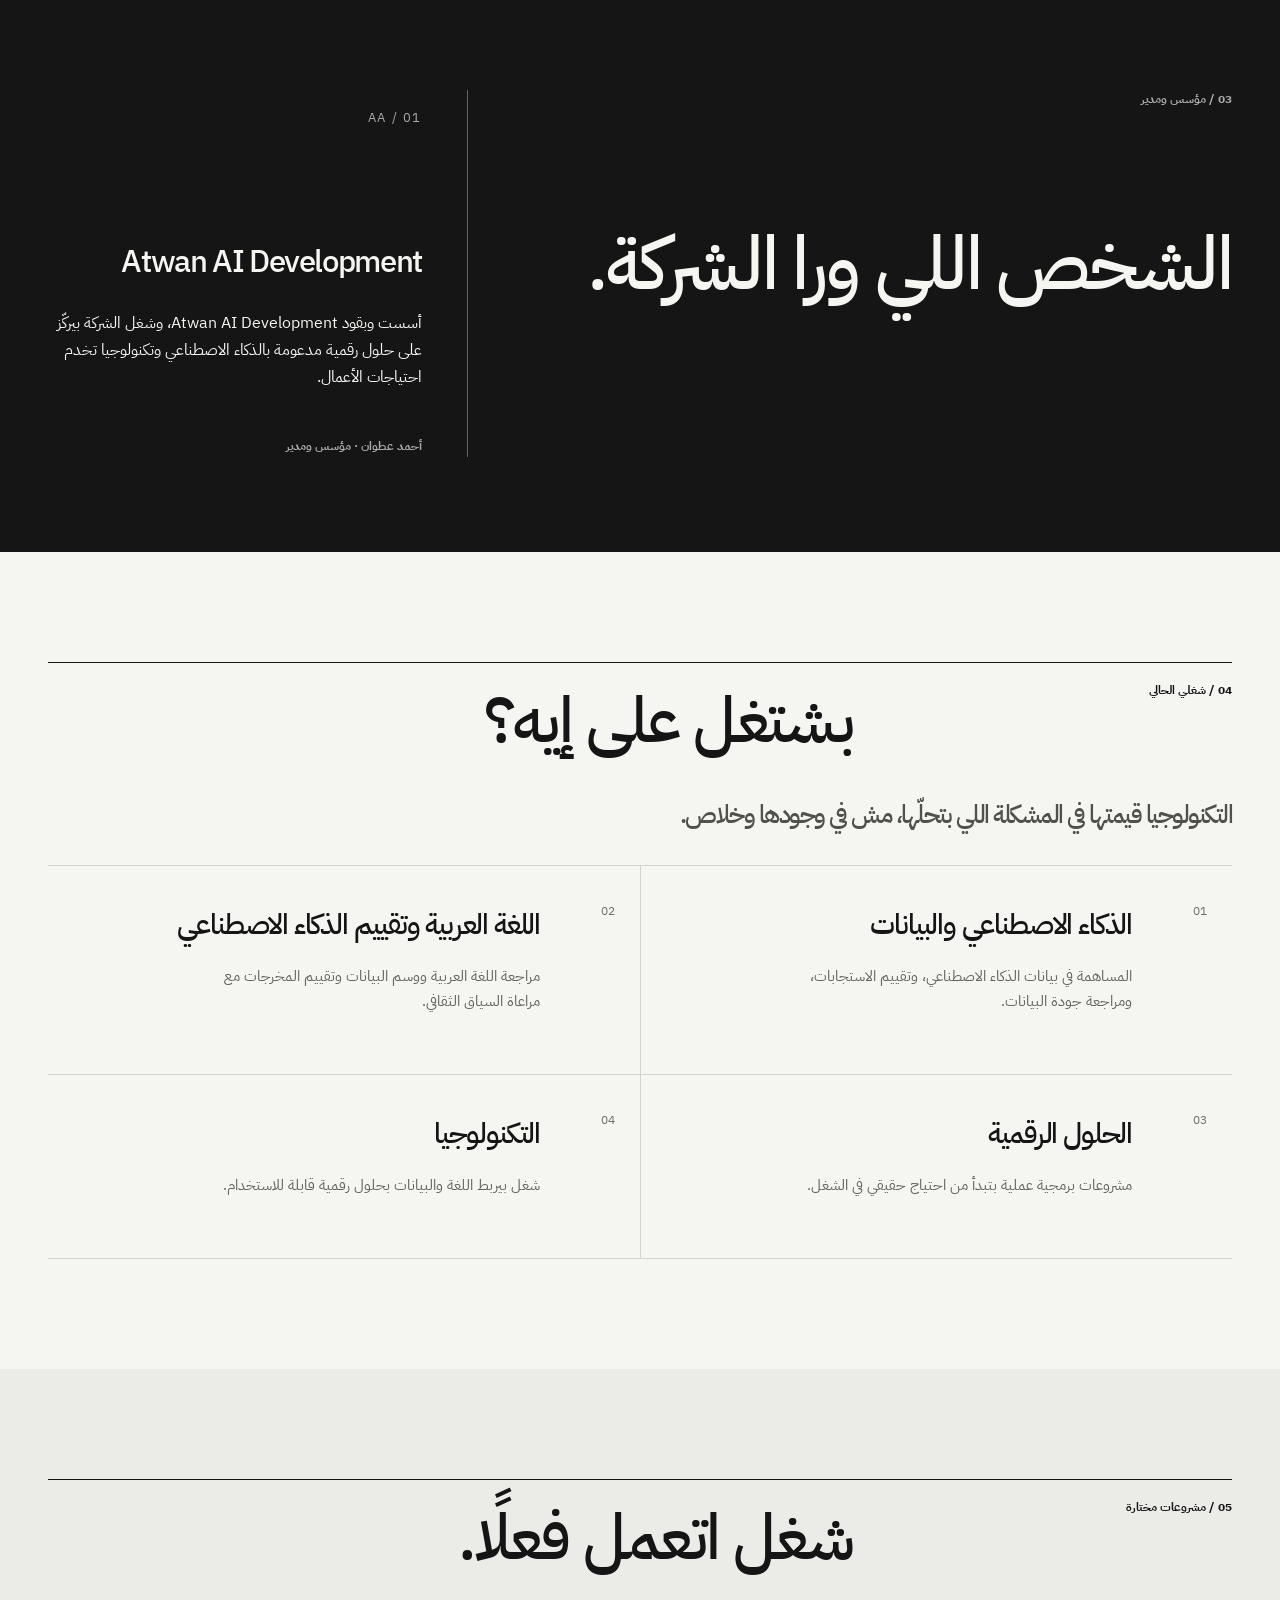
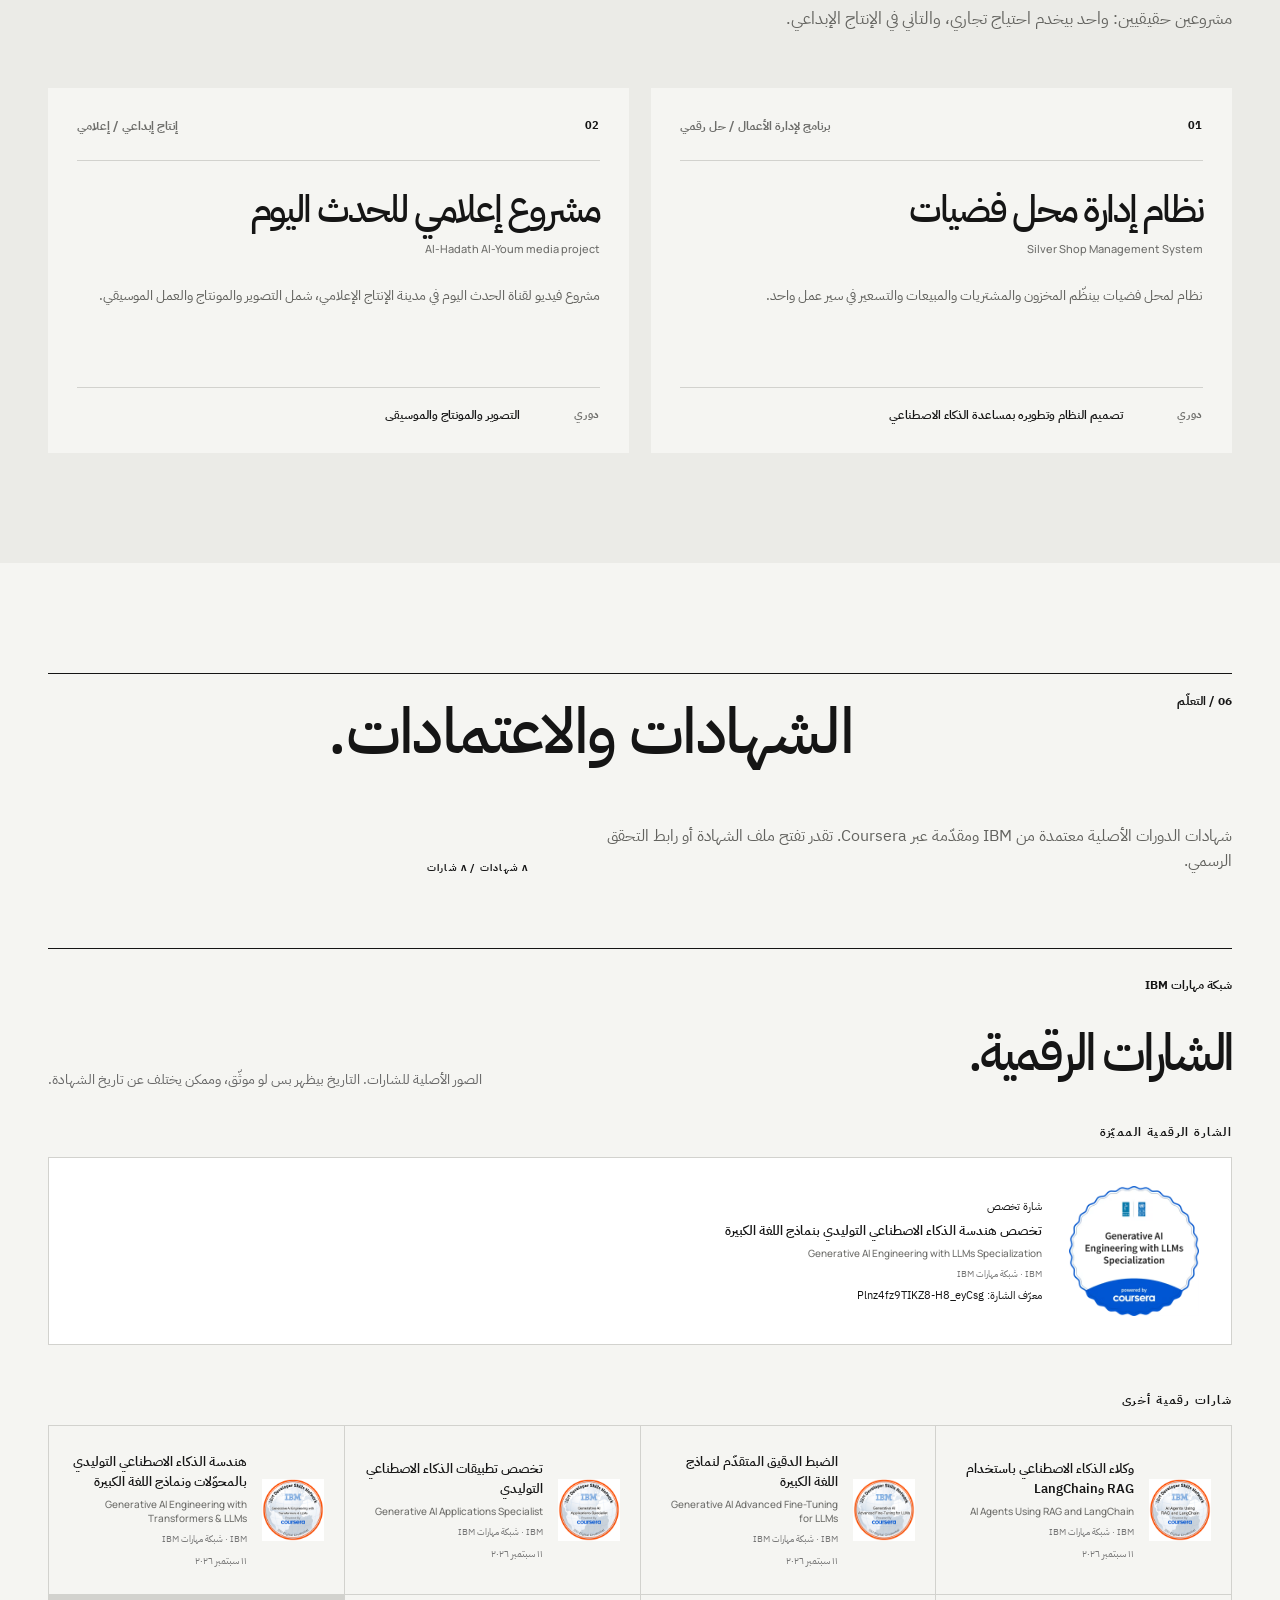
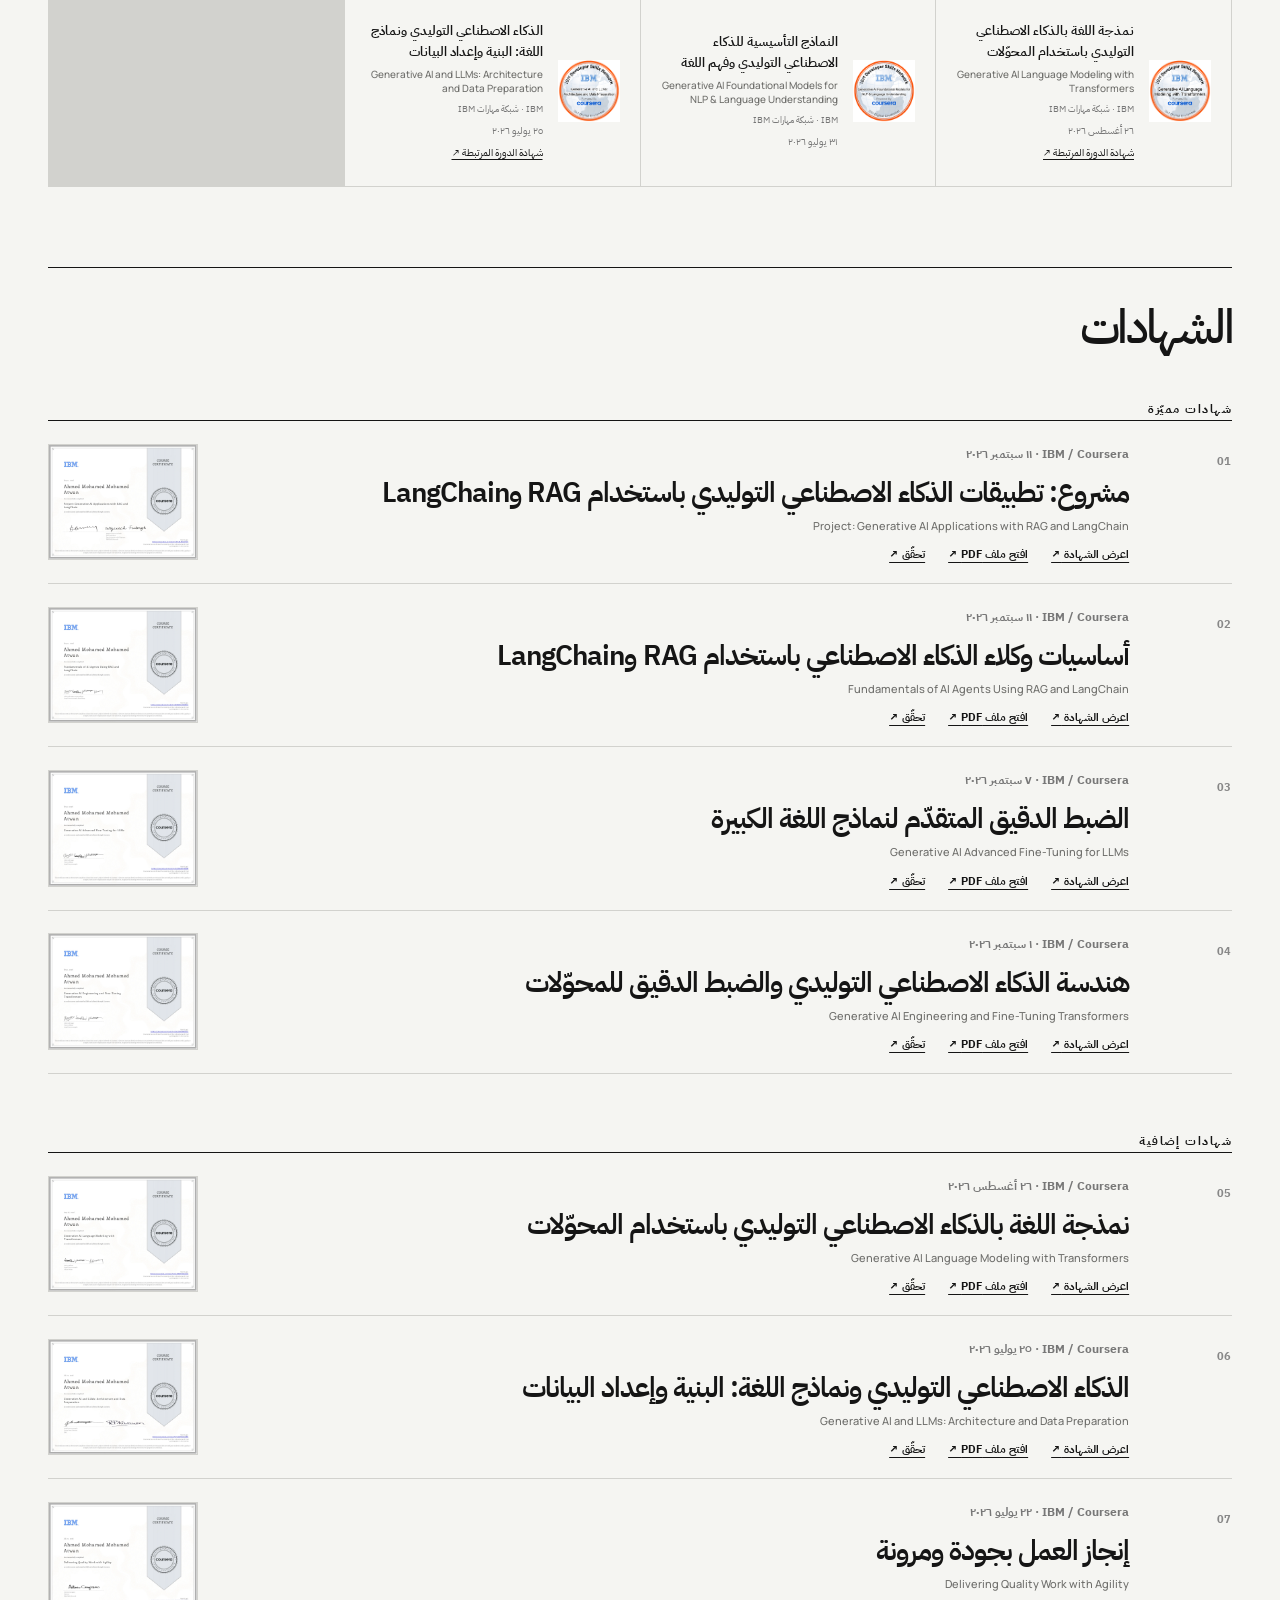
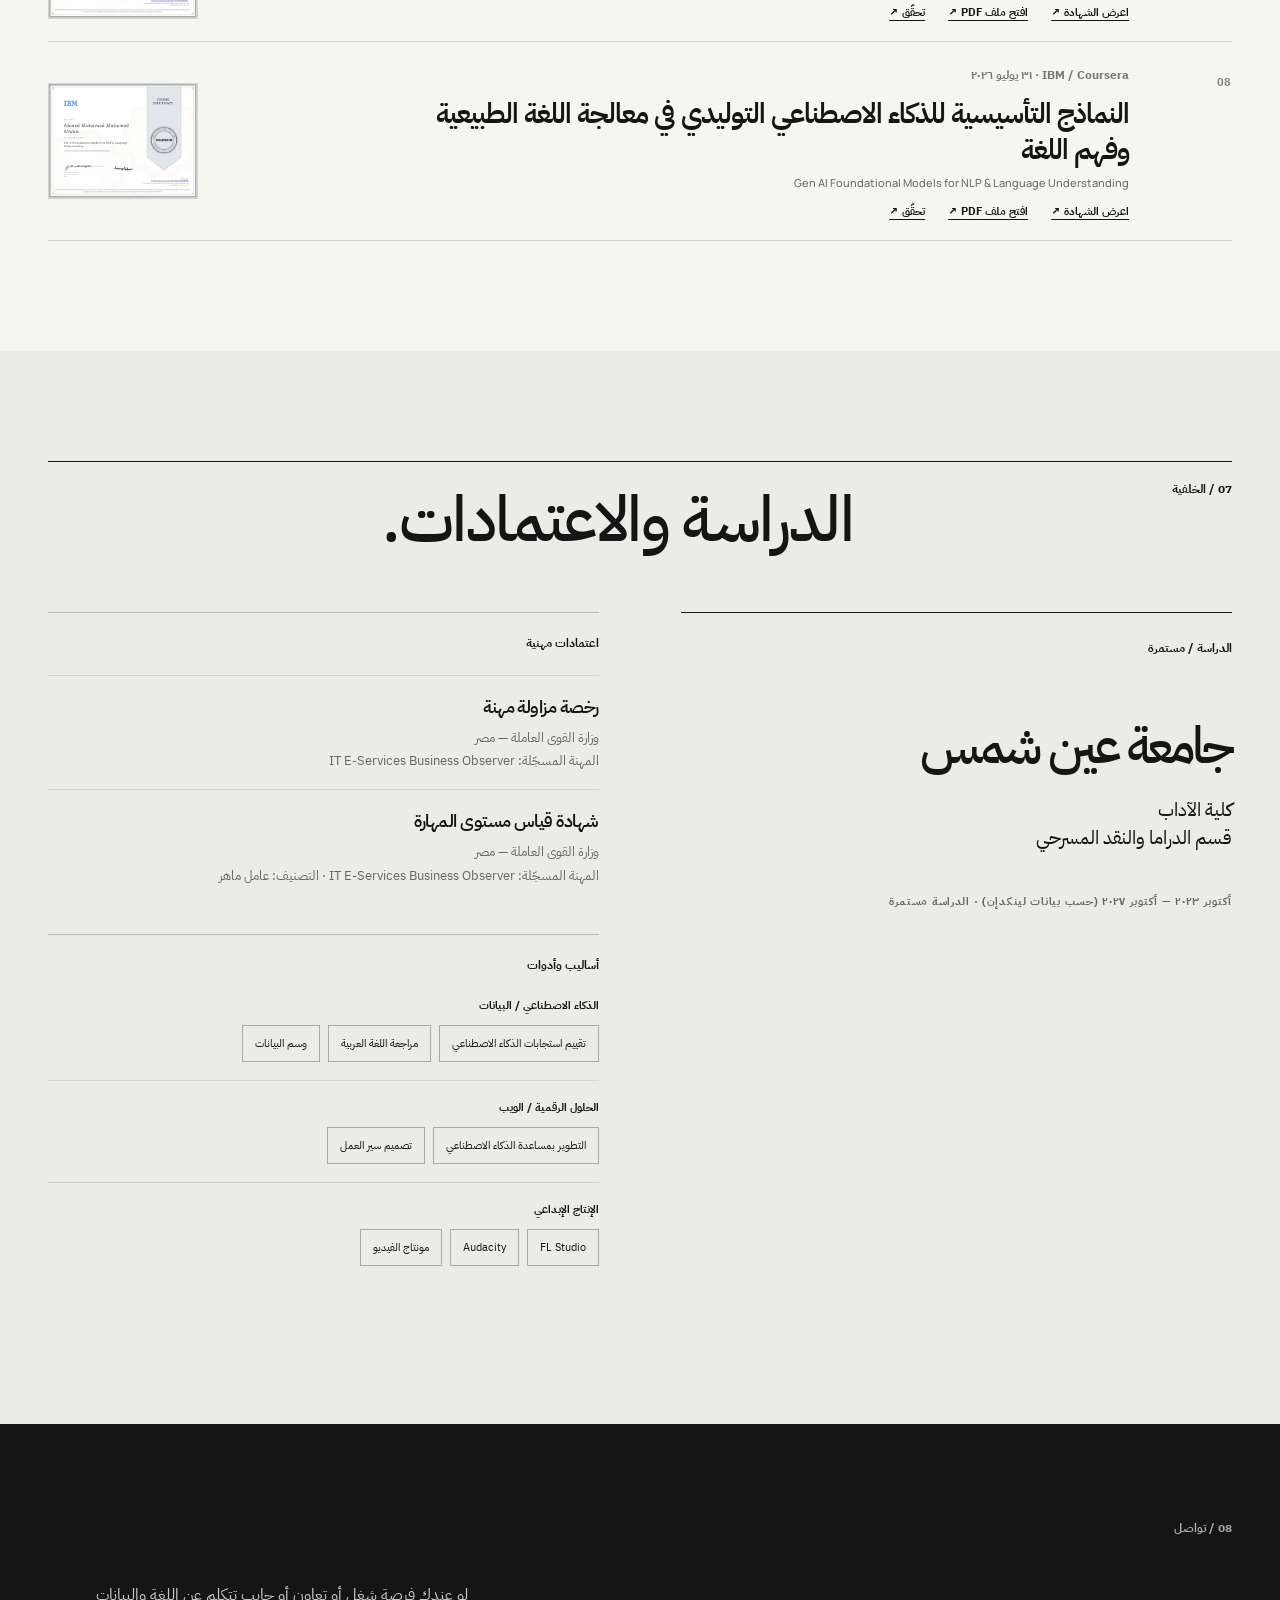
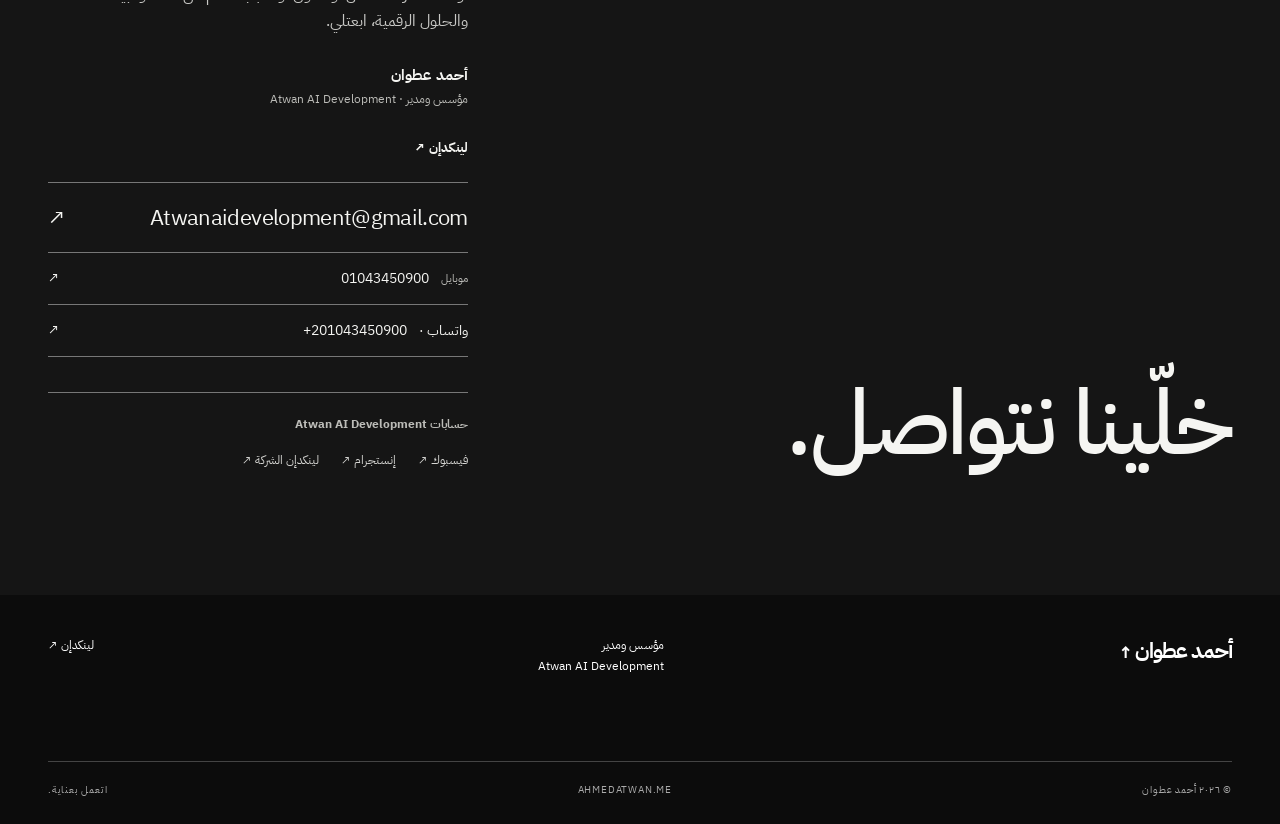
<file: ar.html>
<!doctype html>
<html lang="ar" dir="rtl" data-theme="light">
<head>
<meta charset="utf-8"><meta name="viewport" content="width=device-width, initial-scale=1">
<title>أحمد عطوان | مؤسس ومدير Atwan AI Development</title><meta name="description" content="أحمد عطوان مؤسس ومدير Atwan AI Development. شغله في بيانات الذكاء الاصطناعي وتقييم اللغة العربية والحلول الرقمية والتكنولوجيا.">
<link rel="canonical" href="https://ahmedatwan.me/ar.html"><link rel="alternate" hreflang="en" href="https://ahmedatwan.me/"><link rel="alternate" hreflang="ar-EG" href="https://ahmedatwan.me/ar.html"><link rel="alternate" hreflang="x-default" href="https://ahmedatwan.me/">
<meta property="og:type" content="profile"><meta property="og:title" content="أحمد عطوان — مؤسس ومدير"><meta property="og:description" content="الموقع الشخصي لأحمد عطوان: بيانات الذكاء الاصطناعي وتقييم اللغة العربية والحلول الرقمية."><meta property="og:url" content="https://ahmedatwan.me/ar.html"><meta property="og:site_name" content="Ahmed Atwan"><meta property="og:image" content="https://ahmedatwan.me/assets/profile/ahmed-atwan.webp"><meta property="og:image:alt" content="صورة شخصية بالأبيض والأسود لأحمد عطوان">
<meta name="twitter:card" content="summary_large_image"><meta name="twitter:title" content="أحمد عطوان — مؤسس ومدير"><meta name="twitter:description" content="الموقع الشخصي لأحمد عطوان: بيانات الذكاء الاصطناعي وتقييم اللغة العربية والحلول الرقمية."><meta name="twitter:image" content="https://ahmedatwan.me/assets/profile/ahmed-atwan.webp">
<meta name="theme-color" content="#f5f5f2"><link rel="icon" href="favicon.svg" type="image/svg+xml"><link rel="preload" href="assets/profile/ahmed-atwan.webp" as="image" type="image/webp"><link rel="stylesheet" href="site.css">
<script>try{var m=localStorage.getItem('atwan-theme');var mode=m==='dark'?'dark':m==='system'?'system':'light';document.documentElement.dataset.theme=mode;document.documentElement.dataset.effectiveTheme=mode==='system'&&matchMedia('(prefers-color-scheme:dark)').matches?'dark':mode==='dark'?'dark':'light'}catch(e){}</script><script src="site.js" defer></script>
<script type="application/ld+json">{"@context": "https://schema.org", "@type": "Person", "name": "أحمد عطوان", "alternateName": "Ahmed Atwan", "url": "https://ahmedatwan.me/", "image": "https://ahmedatwan.me/assets/profile/ahmed-atwan.webp", "jobTitle": "مؤسس ومدير", "worksFor": {"@type": "Organization", "name": "Atwan AI Development"}, "sameAs": ["https://www.linkedin.com/in/ahmed-atwan-15a9b02a6/"], "homeLocation": {"@type": "Place", "name": "القاهرة، مصر"}}</script>
</head>
<body id="home">
<a class="skip-link" href="#main">انتقل للمحتوى</a>
<header class="site-header"><div class="header-inner">
<a class="brand" href="#home" aria-label="أحمد عطوان، الرجوع لبداية الصفحة"><span class="brand-mark" aria-hidden="true">AA<span class="brand-rule"></span></span><span class="brand-name">أحمد عطوان</span></a>
<nav class="desktop-nav" aria-label="التنقل الرئيسي"><a href="#about">عني</a><a href="#founder">الشركة</a><a href="#focus">شغلي</a><a href="#work">المشروعات</a><a href="#credentials">الشهادات</a><a href="#education">الدراسة</a></nav>
<a class="header-contact" href="#contact">تواصل <span aria-hidden="true">↗</span></a>
<div class="header-controls"><div class="language-switch" role="group" aria-label="اللغة"><a href="index.html" lang="en" >EN</a><span aria-hidden="true">/</span><a href="ar.html" lang="ar" aria-current="page">العربية</a></div><button class="theme-toggle" type="button" aria-label="شغّل الوضع الداكن" title="شغّل الوضع الداكن" data-dark="شغّل الوضع الداكن" data-system="استخدم إعداد الجهاز" data-light="شغّل الوضع الفاتح"><span class="theme-glyph" aria-hidden="true"></span></button><button class="menu-toggle" type="button" aria-expanded="false" aria-controls="mobile-nav" aria-label="افتح القائمة" data-open="افتح القائمة" data-close="اقفل القائمة"><span></span><span></span></button></div>
</div><nav class="mobile-nav" id="mobile-nav" aria-label="قائمة الموبايل" hidden><a href="#about">عني</a><a href="#founder">الشركة</a><a href="#focus">شغلي</a><a href="#work">المشروعات</a><a href="#credentials">الشهادات</a><a href="#education">الدراسة</a><a href="#contact">تواصل</a></nav></header>
<main id="main">
<section class="hero wrap" aria-labelledby="hero-title"><div class="hero-copy"><div class="hero-kicker"><span class="status-dot"></span> موقعي الشخصي <span class="kicker-line"></span> القاهرة، مصر</div><h1 id="hero-title">أحمد<br><em>عطوان.</em></h1><div class="hero-bottom"><div class="hero-role"><span>01 / التعريف</span><p>مؤسس ومدير<br><strong dir="ltr">Atwan AI Development</strong></p></div><div class="hero-intro"><p>بشتغل في بيانات الذكاء الاصطناعي، وتقييم المخرجات العربية، وحلول رقمية بتخدم احتياجات حقيقية.</p><div class="hero-actions"><a class="btn btn-dark" href="#work">شوف شغلي <span aria-hidden="true">↗</span></a><a class="btn btn-outline" href="https://www.linkedin.com/in/ahmed-atwan-15a9b02a6/" target="_blank" rel="noopener noreferrer">لينكدإن <span aria-hidden="true">↗</span></a></div></div></div></div><figure class="hero-image"><img src="assets/profile/ahmed-atwan.webp" srcset="assets/profile/ahmed-atwan-small.webp 400w, assets/profile/ahmed-atwan.webp 1024w" sizes="(max-width: 760px) 100vw, 42vw" alt="صورة شخصية بالأبيض والأسود لأحمد عطوان" width="1024" height="1024" fetchpriority="high"><figcaption>أحمد عطوان <span>الصورة الشخصية الرسمية</span></figcaption></figure><div class="hero-scroll">كمّل تحت <span aria-hidden="true">↓</span></div></section>
<div class="ticker" aria-hidden="true"><div class="ticker-inner"><span>بيانات الذكاء الاصطناعي</span><b>·</b><span>اللغة العربية</span><b>·</b><span>الحلول الرقمية</span><b>·</b><span>التكنولوجيا</span></div></div>
<section id="about" class="section wrap split-section" aria-labelledby="about-title"><div class="section-rail"><span class="section-index">02 / عني</span><p>الشخص اللي ورا الشغل.</p></div><div class="section-body"><h2 id="about-title" class="statement">شغل بيربط اللغة والبيانات بحلول عملية.</h2><p class="lead">شغلي بيربط اللغة بالبيانات والتكنولوجيا. بساهم في شغل بيانات الذكاء الاصطناعي وتقييم المخرجات العربية، وبطوّر حلول رقمية لمشكلات عملية. وأسست Atwan AI Development وبقود شغلها في الحلول الرقمية المدعومة بالذكاء الاصطناعي والتكنولوجيا الموجّهة لاحتياجات الأعمال.</p><div class="fact-strip"><div><span>مقيم في</span><strong>القاهرة، مصر</strong></div><div><span>مجالات الشغل</span><strong>الذكاء الاصطناعي · اللغة · الحلول الرقمية</strong></div></div></div></section>
<section id="founder" class="founder-section" aria-labelledby="founder-title"><div class="wrap founder-grid"><div><span class="section-index inverted">03 / مؤسس ومدير</span><h2 id="founder-title">الشخص اللي ورا الشركة.</h2></div><div class="founder-detail"><span class="founder-monogram" aria-hidden="true">AA / 01</span><h3 dir="ltr">Atwan AI Development</h3><p>أسست وبقود Atwan AI Development، وشغل الشركة بيركّز على حلول رقمية مدعومة بالذكاء الاصطناعي وتكنولوجيا تخدم احتياجات الأعمال.</p><span class="founder-note">أحمد عطوان · مؤسس ومدير</span></div></div></section>
<section id="focus" class="section wrap" aria-labelledby="focus-title"><div class="section-head"><span class="section-index">04 / شغلي الحالي</span><h2 id="focus-title">بشتغل على إيه؟</h2></div><p class="practice-line">التكنولوجيا قيمتها في المشكلة اللي بتحلّها، مش في وجودها وخلاص.</p><div class="focus-grid"><article class="focus-item"><span class="focus-n">01</span><div><h3>الذكاء الاصطناعي والبيانات</h3><p>المساهمة في بيانات الذكاء الاصطناعي، وتقييم الاستجابات، ومراجعة جودة البيانات.</p></div></article><article class="focus-item"><span class="focus-n">02</span><div><h3>اللغة العربية وتقييم الذكاء الاصطناعي</h3><p>مراجعة اللغة العربية ووسم البيانات وتقييم المخرجات مع مراعاة السياق الثقافي.</p></div></article><article class="focus-item"><span class="focus-n">03</span><div><h3>الحلول الرقمية</h3><p>مشروعات برمجية عملية بتبدأ من احتياج حقيقي في الشغل.</p></div></article><article class="focus-item"><span class="focus-n">04</span><div><h3>التكنولوجيا</h3><p>شغل بيربط اللغة والبيانات بحلول رقمية قابلة للاستخدام.</p></div></article></div></section>
<section id="work" class="section work-section" aria-labelledby="work-title"><div class="wrap"><div class="section-head"><span class="section-index">05 / مشروعات مختارة</span><h2 id="work-title">شغل اتعمل فعلًا.</h2></div><p class="section-preface narrow">مشروعين حقيقيين: واحد بيخدم احتياج تجاري، والتاني في الإنتاج الإبداعي.</p><div class="projects"><article class="project"><div class="project-top"><span class="project-n">01</span><span class="eyebrow">برنامج لإدارة الأعمال / حل رقمي</span></div><h3>نظام إدارة محل فضيات</h3><small class="official-title" dir="ltr">Silver Shop Management System</small><p>نظام لمحل فضيات بينظّم المخزون والمشتريات والمبيعات والتسعير في سير عمل واحد.</p><div class="project-meta"><span>دوري</span><strong>تصميم النظام وتطويره بمساعدة الذكاء الاصطناعي</strong></div></article><article class="project"><div class="project-top"><span class="project-n">02</span><span class="eyebrow">إنتاج إبداعي / إعلامي</span></div><h3>مشروع إعلامي للحدث اليوم</h3><small class="official-title" dir="ltr">Al-Hadath Al-Youm media project</small><p>مشروع فيديو لقناة الحدث اليوم في مدينة الإنتاج الإعلامي، شمل التصوير والمونتاج والعمل الموسيقي.</p><div class="project-meta"><span>دوري</span><strong>التصوير والمونتاج والموسيقى</strong></div></article></div></div></section>
<section id="credentials" class="section wrap" aria-labelledby="credentials-title"><div class="section-head"><span class="section-index">06 / التعلّم</span><h2 id="credentials-title">الشهادات والاعتمادات.</h2></div><div class="credential-intro"><p>شهادات الدورات الأصلية معتمدة من IBM ومقدّمة عبر Coursera. تقدر تفتح ملف الشهادة أو رابط التحقق الرسمي.</p><span>٨ شهادات / ٨ شارات</span></div><div class="badge-section"><div class="badge-header"><div><span class="eyebrow">شبكة مهارات IBM</span><h3>الشارات الرقمية.</h3></div><p>الصور الأصلية للشارات. التاريخ بيظهر بس لو موثّق، وممكن يختلف عن تاريخ الشهادة.</p></div><div class="featured-badge"><span class="credential-group-title">الشارة الرقمية المميّزة</span><article class="badge badge-primary"><img src="assets/badges/08_Generative_AI_Engineering_with_LLMs_Specialization.png" alt="صورة شارة IBM لـ تخصص هندسة الذكاء الاصطناعي التوليدي بنماذج اللغة الكبيرة" loading="lazy"><div><span class="badge-kind">شارة تخصص</span><h4>تخصص هندسة الذكاء الاصطناعي التوليدي بنماذج اللغة الكبيرة</h4><small class="official-title" dir="ltr">Generative AI Engineering with LLMs Specialization</small><span class="badge-issuer"><bdi dir="ltr">IBM</bdi> · شبكة مهارات IBM</span><small>معرّف الشارة: <bdi dir="ltr">Plnz4fz9TIKZ8-H8_eyCsg</bdi></small></div></article></div><div class="other-badges"><span class="credential-group-title">شارات رقمية أخرى</span><ul class="badge-list"><li class="badge"><img src="assets/badges/01_AI_Agents_Using_RAG_and_LangChain.png" alt="صورة شارة IBM لـ وكلاء الذكاء الاصطناعي باستخدام RAG وLangChain" loading="lazy"><div><h4>وكلاء الذكاء الاصطناعي باستخدام RAG وLangChain</h4><small class="official-title" dir="ltr">AI Agents Using RAG and LangChain</small><span class="badge-issuer"><bdi dir="ltr">IBM</bdi> · شبكة مهارات IBM</span><span>١١ سبتمبر ٢٠٢٦</span></div></li><li class="badge"><img src="assets/badges/02_Generative_AI_Advanced_Fine-Tuning_for_LLMs.png" alt="صورة شارة IBM لـ الضبط الدقيق المتقدّم لنماذج اللغة الكبيرة" loading="lazy"><div><h4>الضبط الدقيق المتقدّم لنماذج اللغة الكبيرة</h4><small class="official-title" dir="ltr">Generative AI Advanced Fine-Tuning for LLMs</small><span class="badge-issuer"><bdi dir="ltr">IBM</bdi> · شبكة مهارات IBM</span><span>١١ سبتمبر ٢٠٢٦</span></div></li><li class="badge"><img src="assets/badges/03_Generative_AI_Applications_Specialist.png" alt="صورة شارة IBM لـ تخصص تطبيقات الذكاء الاصطناعي التوليدي" loading="lazy"><div><h4>تخصص تطبيقات الذكاء الاصطناعي التوليدي</h4><small class="official-title" dir="ltr">Generative AI Applications Specialist</small><span class="badge-issuer"><bdi dir="ltr">IBM</bdi> · شبكة مهارات IBM</span><span>١١ سبتمبر ٢٠٢٦</span></div></li><li class="badge"><img src="assets/badges/04_Generative_AI_Engineering_with_Transformers_and_LLMs.png" alt="صورة شارة IBM لـ هندسة الذكاء الاصطناعي التوليدي بالمحوّلات ونماذج اللغة الكبيرة" loading="lazy"><div><h4>هندسة الذكاء الاصطناعي التوليدي بالمحوّلات ونماذج اللغة الكبيرة</h4><small class="official-title" dir="ltr">Generative AI Engineering with Transformers &amp; LLMs</small><span class="badge-issuer"><bdi dir="ltr">IBM</bdi> · شبكة مهارات IBM</span><span>١١ سبتمبر ٢٠٢٦</span></div></li><li class="badge"><img src="assets/badges/05_Generative_AI_Language_Modeling_with_Transformers.png" alt="صورة شارة IBM لـ نمذجة اللغة بالذكاء الاصطناعي التوليدي باستخدام المحوّلات" loading="lazy"><div><h4>نمذجة اللغة بالذكاء الاصطناعي التوليدي باستخدام المحوّلات</h4><small class="official-title" dir="ltr">Generative AI Language Modeling with Transformers</small><span class="badge-issuer"><bdi dir="ltr">IBM</bdi> · شبكة مهارات IBM</span><span>٢٦ أغسطس ٢٠٢٦</span><a class="badge-link" href="https://coursera.org/verify/CC7WBQIXHOAO" target="_blank" rel="noopener noreferrer">شهادة الدورة المرتبطة ↗</a></div></li><li class="badge"><img src="assets/badges/06_Generative_AI_Foundational_Models_for_NLP_and_Language_Understanding.png" alt="صورة شارة IBM لـ النماذج التأسيسية للذكاء الاصطناعي التوليدي وفهم اللغة" loading="lazy"><div><h4>النماذج التأسيسية للذكاء الاصطناعي التوليدي وفهم اللغة</h4><small class="official-title" dir="ltr">Generative AI Foundational Models for NLP &amp; Language Understanding</small><span class="badge-issuer"><bdi dir="ltr">IBM</bdi> · شبكة مهارات IBM</span><span>٣١ يوليو ٢٠٢٦</span></div></li><li class="badge"><img src="assets/badges/07_Generative_AI_and_LLMs_Architecture_and_Data_Preparation.png" alt="صورة شارة IBM لـ الذكاء الاصطناعي التوليدي ونماذج اللغة: البنية وإعداد البيانات" loading="lazy"><div><h4>الذكاء الاصطناعي التوليدي ونماذج اللغة: البنية وإعداد البيانات</h4><small class="official-title" dir="ltr">Generative AI and LLMs: Architecture and Data Preparation</small><span class="badge-issuer"><bdi dir="ltr">IBM</bdi> · شبكة مهارات IBM</span><span>٢٥ يوليو ٢٠٢٦</span><a class="badge-link" href="https://coursera.org/verify/JL539JDCVGBP" target="_blank" rel="noopener noreferrer">شهادة الدورة المرتبطة ↗</a></div></li></ul></div></div><div class="certificate-section"><h3 class="certificates-subhead">الشهادات</h3><div class="credential-group"><span class="credential-group-title">شهادات مميّزة</span><div class="credentials-list"><article class="credential-row featured">
          <span class="credential-count">01</span><div class="credential-info"><span class="eyebrow"><bdi dir="ltr">IBM / Coursera</bdi> · ١١ سبتمبر ٢٠٢٦</span><h4>مشروع: تطبيقات الذكاء الاصطناعي التوليدي باستخدام RAG وLangChain</h4><small class="official-title" dir="ltr">Project: Generative AI Applications with RAG and LangChain</small><div class="credential-actions"><button class="text-link preview-trigger" type="button" data-image="assets/certificates/png/01_Project_Generative_AI_Applications_with_RAG_and_LangChain.webp" data-title="مشروع: تطبيقات الذكاء الاصطناعي التوليدي باستخدام RAG وLangChain" data-official="Project: Generative AI Applications with RAG and LangChain" data-pdf="assets/certificates/pdf/01_Project_Generative_AI_Applications_with_RAG_and_LangChain.pdf" data-verify="https://coursera.org/verify/2JC8LRHGQ0CJ">اعرض الشهادة <span aria-hidden="true">↗</span></button><a class="text-link" href="assets/certificates/pdf/01_Project_Generative_AI_Applications_with_RAG_and_LangChain.pdf" target="_blank" rel="noopener noreferrer">افتح ملف PDF ↗</a><a class="text-link" href="https://coursera.org/verify/2JC8LRHGQ0CJ" target="_blank" rel="noopener noreferrer">تحقّق ↗</a></div></div>
          <button class="credential-thumb preview-trigger" type="button" aria-label="اعرض الشهادة: مشروع: تطبيقات الذكاء الاصطناعي التوليدي باستخدام RAG وLangChain" data-image="assets/certificates/png/01_Project_Generative_AI_Applications_with_RAG_and_LangChain.webp" data-title="مشروع: تطبيقات الذكاء الاصطناعي التوليدي باستخدام RAG وLangChain" data-official="Project: Generative AI Applications with RAG and LangChain" data-pdf="assets/certificates/pdf/01_Project_Generative_AI_Applications_with_RAG_and_LangChain.pdf" data-verify="https://coursera.org/verify/2JC8LRHGQ0CJ"><img src="assets/certificates/png/01_Project_Generative_AI_Applications_with_RAG_and_LangChain.webp" alt="صورة الشهادة الرسمية لـ مشروع: تطبيقات الذكاء الاصطناعي التوليدي باستخدام RAG وLangChain" loading="lazy" width="1760" height="1360"></button></article><article class="credential-row featured">
          <span class="credential-count">02</span><div class="credential-info"><span class="eyebrow"><bdi dir="ltr">IBM / Coursera</bdi> · ١١ سبتمبر ٢٠٢٦</span><h4>أساسيات وكلاء الذكاء الاصطناعي باستخدام RAG وLangChain</h4><small class="official-title" dir="ltr">Fundamentals of AI Agents Using RAG and LangChain</small><div class="credential-actions"><button class="text-link preview-trigger" type="button" data-image="assets/certificates/png/02_Fundamentals_of_AI_Agents_Using_RAG_and_LangChain.webp" data-title="أساسيات وكلاء الذكاء الاصطناعي باستخدام RAG وLangChain" data-official="Fundamentals of AI Agents Using RAG and LangChain" data-pdf="assets/certificates/pdf/02_Fundamentals_of_AI_Agents_Using_RAG_and_LangChain.pdf" data-verify="https://coursera.org/verify/6ZDMYL3NNW01">اعرض الشهادة <span aria-hidden="true">↗</span></button><a class="text-link" href="assets/certificates/pdf/02_Fundamentals_of_AI_Agents_Using_RAG_and_LangChain.pdf" target="_blank" rel="noopener noreferrer">افتح ملف PDF ↗</a><a class="text-link" href="https://coursera.org/verify/6ZDMYL3NNW01" target="_blank" rel="noopener noreferrer">تحقّق ↗</a></div></div>
          <button class="credential-thumb preview-trigger" type="button" aria-label="اعرض الشهادة: أساسيات وكلاء الذكاء الاصطناعي باستخدام RAG وLangChain" data-image="assets/certificates/png/02_Fundamentals_of_AI_Agents_Using_RAG_and_LangChain.webp" data-title="أساسيات وكلاء الذكاء الاصطناعي باستخدام RAG وLangChain" data-official="Fundamentals of AI Agents Using RAG and LangChain" data-pdf="assets/certificates/pdf/02_Fundamentals_of_AI_Agents_Using_RAG_and_LangChain.pdf" data-verify="https://coursera.org/verify/6ZDMYL3NNW01"><img src="assets/certificates/png/02_Fundamentals_of_AI_Agents_Using_RAG_and_LangChain.webp" alt="صورة الشهادة الرسمية لـ أساسيات وكلاء الذكاء الاصطناعي باستخدام RAG وLangChain" loading="lazy" width="1760" height="1360"></button></article><article class="credential-row featured">
          <span class="credential-count">03</span><div class="credential-info"><span class="eyebrow"><bdi dir="ltr">IBM / Coursera</bdi> · ٧ سبتمبر ٢٠٢٦</span><h4>الضبط الدقيق المتقدّم لنماذج اللغة الكبيرة</h4><small class="official-title" dir="ltr">Generative AI Advanced Fine-Tuning for LLMs</small><div class="credential-actions"><button class="text-link preview-trigger" type="button" data-image="assets/certificates/png/03_Generative_AI_Advanced_Fine-Tuning_for_LLMs.webp" data-title="الضبط الدقيق المتقدّم لنماذج اللغة الكبيرة" data-official="Generative AI Advanced Fine-Tuning for LLMs" data-pdf="assets/certificates/pdf/03_Generative_AI_Advanced_Fine-Tuning_for_LLMs.pdf" data-verify="https://coursera.org/verify/X7S5HMQL8Z0B">اعرض الشهادة <span aria-hidden="true">↗</span></button><a class="text-link" href="assets/certificates/pdf/03_Generative_AI_Advanced_Fine-Tuning_for_LLMs.pdf" target="_blank" rel="noopener noreferrer">افتح ملف PDF ↗</a><a class="text-link" href="https://coursera.org/verify/X7S5HMQL8Z0B" target="_blank" rel="noopener noreferrer">تحقّق ↗</a></div></div>
          <button class="credential-thumb preview-trigger" type="button" aria-label="اعرض الشهادة: الضبط الدقيق المتقدّم لنماذج اللغة الكبيرة" data-image="assets/certificates/png/03_Generative_AI_Advanced_Fine-Tuning_for_LLMs.webp" data-title="الضبط الدقيق المتقدّم لنماذج اللغة الكبيرة" data-official="Generative AI Advanced Fine-Tuning for LLMs" data-pdf="assets/certificates/pdf/03_Generative_AI_Advanced_Fine-Tuning_for_LLMs.pdf" data-verify="https://coursera.org/verify/X7S5HMQL8Z0B"><img src="assets/certificates/png/03_Generative_AI_Advanced_Fine-Tuning_for_LLMs.webp" alt="صورة الشهادة الرسمية لـ الضبط الدقيق المتقدّم لنماذج اللغة الكبيرة" loading="lazy" width="1760" height="1360"></button></article><article class="credential-row featured">
          <span class="credential-count">04</span><div class="credential-info"><span class="eyebrow"><bdi dir="ltr">IBM / Coursera</bdi> · ١ سبتمبر ٢٠٢٦</span><h4>هندسة الذكاء الاصطناعي التوليدي والضبط الدقيق للمحوّلات</h4><small class="official-title" dir="ltr">Generative AI Engineering and Fine-Tuning Transformers</small><div class="credential-actions"><button class="text-link preview-trigger" type="button" data-image="assets/certificates/png/04_Generative_AI_Engineering_and_Fine-Tuning_Transformers.webp" data-title="هندسة الذكاء الاصطناعي التوليدي والضبط الدقيق للمحوّلات" data-official="Generative AI Engineering and Fine-Tuning Transformers" data-pdf="assets/certificates/pdf/04_Generative_AI_Engineering_and_Fine-Tuning_Transformers.pdf" data-verify="https://coursera.org/verify/CG1PMO6WZ3ZY">اعرض الشهادة <span aria-hidden="true">↗</span></button><a class="text-link" href="assets/certificates/pdf/04_Generative_AI_Engineering_and_Fine-Tuning_Transformers.pdf" target="_blank" rel="noopener noreferrer">افتح ملف PDF ↗</a><a class="text-link" href="https://coursera.org/verify/CG1PMO6WZ3ZY" target="_blank" rel="noopener noreferrer">تحقّق ↗</a></div></div>
          <button class="credential-thumb preview-trigger" type="button" aria-label="اعرض الشهادة: هندسة الذكاء الاصطناعي التوليدي والضبط الدقيق للمحوّلات" data-image="assets/certificates/png/04_Generative_AI_Engineering_and_Fine-Tuning_Transformers.webp" data-title="هندسة الذكاء الاصطناعي التوليدي والضبط الدقيق للمحوّلات" data-official="Generative AI Engineering and Fine-Tuning Transformers" data-pdf="assets/certificates/pdf/04_Generative_AI_Engineering_and_Fine-Tuning_Transformers.pdf" data-verify="https://coursera.org/verify/CG1PMO6WZ3ZY"><img src="assets/certificates/png/04_Generative_AI_Engineering_and_Fine-Tuning_Transformers.webp" alt="صورة الشهادة الرسمية لـ هندسة الذكاء الاصطناعي التوليدي والضبط الدقيق للمحوّلات" loading="lazy" width="1760" height="1360"></button></article></div></div><div class="credential-group additional-group"><span class="credential-group-title">شهادات إضافية</span><div class="credentials-list"><article class="credential-row">
          <span class="credential-count">05</span><div class="credential-info"><span class="eyebrow"><bdi dir="ltr">IBM / Coursera</bdi> · ٢٦ أغسطس ٢٠٢٦</span><h4>نمذجة اللغة بالذكاء الاصطناعي التوليدي باستخدام المحوّلات</h4><small class="official-title" dir="ltr">Generative AI Language Modeling with Transformers</small><div class="credential-actions"><button class="text-link preview-trigger" type="button" data-image="assets/certificates/png/05_Generative_AI_Language_Modeling_with_Transformers.webp" data-title="نمذجة اللغة بالذكاء الاصطناعي التوليدي باستخدام المحوّلات" data-official="Generative AI Language Modeling with Transformers" data-pdf="assets/certificates/pdf/05_Generative_AI_Language_Modeling_with_Transformers.pdf" data-verify="https://coursera.org/verify/CC7WBQIXHOAO">اعرض الشهادة <span aria-hidden="true">↗</span></button><a class="text-link" href="assets/certificates/pdf/05_Generative_AI_Language_Modeling_with_Transformers.pdf" target="_blank" rel="noopener noreferrer">افتح ملف PDF ↗</a><a class="text-link" href="https://coursera.org/verify/CC7WBQIXHOAO" target="_blank" rel="noopener noreferrer">تحقّق ↗</a></div></div>
          <button class="credential-thumb preview-trigger" type="button" aria-label="اعرض الشهادة: نمذجة اللغة بالذكاء الاصطناعي التوليدي باستخدام المحوّلات" data-image="assets/certificates/png/05_Generative_AI_Language_Modeling_with_Transformers.webp" data-title="نمذجة اللغة بالذكاء الاصطناعي التوليدي باستخدام المحوّلات" data-official="Generative AI Language Modeling with Transformers" data-pdf="assets/certificates/pdf/05_Generative_AI_Language_Modeling_with_Transformers.pdf" data-verify="https://coursera.org/verify/CC7WBQIXHOAO"><img src="assets/certificates/png/05_Generative_AI_Language_Modeling_with_Transformers.webp" alt="صورة الشهادة الرسمية لـ نمذجة اللغة بالذكاء الاصطناعي التوليدي باستخدام المحوّلات" loading="lazy" width="1760" height="1360"></button></article><article class="credential-row">
          <span class="credential-count">06</span><div class="credential-info"><span class="eyebrow"><bdi dir="ltr">IBM / Coursera</bdi> · ٢٥ يوليو ٢٠٢٦</span><h4>الذكاء الاصطناعي التوليدي ونماذج اللغة: البنية وإعداد البيانات</h4><small class="official-title" dir="ltr">Generative AI and LLMs: Architecture and Data Preparation</small><div class="credential-actions"><button class="text-link preview-trigger" type="button" data-image="assets/certificates/png/06_Generative_AI_and_LLMs_Architecture_and_Data_Preparation.webp" data-title="الذكاء الاصطناعي التوليدي ونماذج اللغة: البنية وإعداد البيانات" data-official="Generative AI and LLMs: Architecture and Data Preparation" data-pdf="assets/certificates/pdf/06_Generative_AI_and_LLMs_Architecture_and_Data_Preparation.pdf" data-verify="https://coursera.org/verify/JL539JDCVGBP">اعرض الشهادة <span aria-hidden="true">↗</span></button><a class="text-link" href="assets/certificates/pdf/06_Generative_AI_and_LLMs_Architecture_and_Data_Preparation.pdf" target="_blank" rel="noopener noreferrer">افتح ملف PDF ↗</a><a class="text-link" href="https://coursera.org/verify/JL539JDCVGBP" target="_blank" rel="noopener noreferrer">تحقّق ↗</a></div></div>
          <button class="credential-thumb preview-trigger" type="button" aria-label="اعرض الشهادة: الذكاء الاصطناعي التوليدي ونماذج اللغة: البنية وإعداد البيانات" data-image="assets/certificates/png/06_Generative_AI_and_LLMs_Architecture_and_Data_Preparation.webp" data-title="الذكاء الاصطناعي التوليدي ونماذج اللغة: البنية وإعداد البيانات" data-official="Generative AI and LLMs: Architecture and Data Preparation" data-pdf="assets/certificates/pdf/06_Generative_AI_and_LLMs_Architecture_and_Data_Preparation.pdf" data-verify="https://coursera.org/verify/JL539JDCVGBP"><img src="assets/certificates/png/06_Generative_AI_and_LLMs_Architecture_and_Data_Preparation.webp" alt="صورة الشهادة الرسمية لـ الذكاء الاصطناعي التوليدي ونماذج اللغة: البنية وإعداد البيانات" loading="lazy" width="1760" height="1360"></button></article><article class="credential-row">
          <span class="credential-count">07</span><div class="credential-info"><span class="eyebrow"><bdi dir="ltr">IBM / Coursera</bdi> · ٢٢ يوليو ٢٠٢٦</span><h4>إنجاز العمل بجودة ومرونة</h4><small class="official-title" dir="ltr">Delivering Quality Work with Agility</small><div class="credential-actions"><button class="text-link preview-trigger" type="button" data-image="assets/certificates/png/07_Delivering_Quality_Work_with_Agility.webp" data-title="إنجاز العمل بجودة ومرونة" data-official="Delivering Quality Work with Agility" data-pdf="assets/certificates/pdf/07_Delivering_Quality_Work_with_Agility.pdf" data-verify="https://coursera.org/verify/SW1MC0E65861">اعرض الشهادة <span aria-hidden="true">↗</span></button><a class="text-link" href="assets/certificates/pdf/07_Delivering_Quality_Work_with_Agility.pdf" target="_blank" rel="noopener noreferrer">افتح ملف PDF ↗</a><a class="text-link" href="https://coursera.org/verify/SW1MC0E65861" target="_blank" rel="noopener noreferrer">تحقّق ↗</a></div></div>
          <button class="credential-thumb preview-trigger" type="button" aria-label="اعرض الشهادة: إنجاز العمل بجودة ومرونة" data-image="assets/certificates/png/07_Delivering_Quality_Work_with_Agility.webp" data-title="إنجاز العمل بجودة ومرونة" data-official="Delivering Quality Work with Agility" data-pdf="assets/certificates/pdf/07_Delivering_Quality_Work_with_Agility.pdf" data-verify="https://coursera.org/verify/SW1MC0E65861"><img src="assets/certificates/png/07_Delivering_Quality_Work_with_Agility.webp" alt="صورة الشهادة الرسمية لـ إنجاز العمل بجودة ومرونة" loading="lazy" width="1760" height="1360"></button></article><article class="credential-row">
          <span class="credential-count">08</span><div class="credential-info"><span class="eyebrow"><bdi dir="ltr">IBM / Coursera</bdi> · ٣١ يوليو ٢٠٢٦</span><h4>النماذج التأسيسية للذكاء الاصطناعي التوليدي في معالجة اللغة الطبيعية وفهم اللغة</h4><small class="official-title" dir="ltr">Gen AI Foundational Models for NLP &amp; Language Understanding</small><div class="credential-actions"><button class="text-link preview-trigger" type="button" data-image="assets/certificates/png/08_Gen_AI_Foundational_Models_for_NLP_and_Language_Understanding.webp" data-title="النماذج التأسيسية للذكاء الاصطناعي التوليدي في معالجة اللغة الطبيعية وفهم اللغة" data-official="Gen AI Foundational Models for NLP &amp; Language Understanding" data-pdf="assets/certificates/pdf/08_Gen_AI_Foundational_Models_for_NLP_and_Language_Understanding.pdf" data-verify="https://coursera.org/verify/8DHFFUWIS8AP">اعرض الشهادة <span aria-hidden="true">↗</span></button><a class="text-link" href="assets/certificates/pdf/08_Gen_AI_Foundational_Models_for_NLP_and_Language_Understanding.pdf" target="_blank" rel="noopener noreferrer">افتح ملف PDF ↗</a><a class="text-link" href="https://coursera.org/verify/8DHFFUWIS8AP" target="_blank" rel="noopener noreferrer">تحقّق ↗</a></div></div>
          <button class="credential-thumb preview-trigger" type="button" aria-label="اعرض الشهادة: النماذج التأسيسية للذكاء الاصطناعي التوليدي في معالجة اللغة الطبيعية وفهم اللغة" data-image="assets/certificates/png/08_Gen_AI_Foundational_Models_for_NLP_and_Language_Understanding.webp" data-title="النماذج التأسيسية للذكاء الاصطناعي التوليدي في معالجة اللغة الطبيعية وفهم اللغة" data-official="Gen AI Foundational Models for NLP &amp; Language Understanding" data-pdf="assets/certificates/pdf/08_Gen_AI_Foundational_Models_for_NLP_and_Language_Understanding.pdf" data-verify="https://coursera.org/verify/8DHFFUWIS8AP"><img src="assets/certificates/png/08_Gen_AI_Foundational_Models_for_NLP_and_Language_Understanding.webp" alt="صورة الشهادة الرسمية لـ النماذج التأسيسية للذكاء الاصطناعي التوليدي في معالجة اللغة الطبيعية وفهم اللغة" loading="lazy" width="1760" height="1360"></button></article></div></div></div></section>
<section id="education" class="section education-section" aria-labelledby="education-title"><div class="wrap"><div class="section-head"><span class="section-index">07 / الخلفية</span><h2 id="education-title">الدراسة والاعتمادات.</h2></div><div class="education-grid"><article class="education-card"><span class="eyebrow">الدراسة / مستمرة</span><h3>جامعة عين شمس</h3><p>كلية الآداب<br>قسم الدراما والنقد المسرحي</p><span class="small-note">أكتوبر ٢٠٢٣ — أكتوبر ٢٠٢٧ (حسب بيانات لينكدإن) · الدراسة مستمرة</span></article><div class="background-stack"><div class="background-block"><span class="eyebrow">اعتمادات مهنية</span><article class="license"><h3>رخصة مزاولة مهنة</h3><p>وزارة القوى العاملة — مصر</p><span>المهنة المسجّلة: IT E-Services Business Observer</span></article><article class="license"><h3>شهادة قياس مستوى المهارة</h3><p>وزارة القوى العاملة — مصر</p><span>المهنة المسجّلة: IT E-Services Business Observer · التصنيف: عامل ماهر</span></article></div><div class="background-block"><span class="eyebrow">أساليب وأدوات</span><div class="tool-group"><h4>الذكاء الاصطناعي / البيانات</h4><ul class="tool-list"><li>تقييم استجابات الذكاء الاصطناعي</li><li>مراجعة اللغة العربية</li><li>وسم البيانات</li></ul></div><div class="tool-group"><h4>الحلول الرقمية / الويب</h4><ul class="tool-list"><li>التطوير بمساعدة الذكاء الاصطناعي</li><li>تصميم سير العمل</li></ul></div><div class="tool-group"><h4>الإنتاج الإبداعي</h4><ul class="tool-list"><li>FL Studio</li><li>Audacity</li><li>مونتاج الفيديو</li></ul></div></div></div></div></div></section>
<section id="contact" class="contact-section" aria-labelledby="contact-title"><div class="wrap"><span class="section-index inverted">08 / تواصل</span><div class="contact-grid"><h2 id="contact-title">خلّينا نتواصل.</h2><div class="contact-side"><p>لو عندك فرصة شغل أو تعاون أو حابب تتكلم عن اللغة والبيانات والحلول الرقمية، ابعتلي.</p><div class="contact-person"><strong>أحمد عطوان</strong><span>مؤسس ومدير · <bdi dir="ltr">Atwan AI Development</bdi></span></div><a class="contact-link" href="https://www.linkedin.com/in/ahmed-atwan-15a9b02a6/" target="_blank" rel="noopener noreferrer">لينكدإن <span aria-hidden="true">↗</span></a><a class="contact-email" href="mailto:Atwanaidevelopment@gmail.com"><bdi dir="ltr">Atwanaidevelopment@gmail.com</bdi> <span aria-hidden="true">↗</span></a><a class="contact-phone" href="tel:01043450900"><span>موبايل</span><bdi dir="ltr">01043450900</bdi> <span aria-hidden="true">↗</span></a><a class="contact-whatsapp" href="https://wa.me/201043450900" target="_blank" rel="noopener noreferrer" aria-label="واتساب: +201043450900">واتساب · <bdi dir="ltr">+201043450900</bdi> <span aria-hidden="true">↗</span></a><div class="company-social"><span class="eyebrow">حسابات Atwan AI Development</span><div class="company-social-links"><a href="https://www.facebook.com/atwanaidevelopment" target="_blank" rel="noopener noreferrer" aria-label="حسابات Atwan AI Development — فيسبوك">فيسبوك ↗</a><a href="https://www.instagram.com/atwanaidevelopment/" target="_blank" rel="noopener noreferrer" aria-label="حسابات Atwan AI Development — إنستجرام">إنستجرام ↗</a><a href="https://www.linkedin.com/company/atwanaidevelopment/" target="_blank" rel="noopener noreferrer" aria-label="حسابات Atwan AI Development — لينكدإن الشركة">لينكدإن الشركة ↗</a></div></div></div></div></div></section>
</main>
<footer class="footer"><div class="wrap footer-top"><a class="footer-brand" href="#home">أحمد عطوان <span aria-hidden="true">↑</span></a><span>مؤسس ومدير<br><bdi dir="ltr">Atwan AI Development</bdi></span><a href="https://www.linkedin.com/in/ahmed-atwan-15a9b02a6/" target="_blank" rel="noopener noreferrer">لينكدإن ↗</a></div><div class="wrap footer-bottom"><span>© ٢٠٢٦ أحمد عطوان</span><a href="https://ahmedatwan.me/">AHMEDATWAN.ME</a><span>اتعمل بعناية.</span></div></footer>
<dialog class="certificate-dialog" aria-labelledby="dialog-title" data-certificate-alt="صورة الشهادة الرسمية لـ"><div class="dialog-header"><div><span class="eyebrow">الشهادة الأصلية / IBM · COURSERA</span><h2 id="dialog-title"></h2><p class="dialog-official" dir="ltr" hidden></p></div><button type="button" class="dialog-close" aria-label="اقفل عرض الشهادة">×</button></div><div class="dialog-image"><img alt="" width="1760" height="1360"></div><div class="dialog-links"><a class="dialog-pdf" target="_blank" rel="noopener noreferrer">افتح ملف الشهادة الأصلي ↗</a><a class="dialog-verify" target="_blank" rel="noopener noreferrer">تحقّق من الشهادة ↗</a></div></dialog>
</body></html>
</file>
<file: site.css>
@import url('https://fonts.googleapis.com/css2?family=IBM+Plex+Sans+Arabic:wght@400;500;600;700&family=Manrope:wght@400;500;600;700;800&display=swap');
:root{--ink:#151515;--paper:#f5f5f2;--white:#fff;--muted:#6e6e6b;--line:#d2d2ce;--font:'Manrope',Arial,sans-serif}*{box-sizing:border-box}html{scroll-behavior:smooth;scroll-padding-top:84px}body{margin:0;background:var(--paper);color:var(--ink);font-family:var(--font);-webkit-font-smoothing:antialiased}body.dialog-open{overflow:hidden}a{color:inherit;text-decoration:none}button{font:inherit}button,a{-webkit-tap-highlight-color:transparent}a:focus-visible,button:focus-visible{outline:2px solid #555;outline-offset:4px}img{max-width:100%;display:block}h1,h2,h3,h4,p,figure{margin:0}.wrap{width:min(100% - 96px,1480px);margin-inline:auto}.skip-link{position:absolute;z-index:100;top:-100px;left:16px;background:#fff;padding:12px}.skip-link:focus{top:12px}.site-header{height:82px;background:rgba(245,245,242,.97);border-bottom:1px solid var(--line);position:sticky;top:0;z-index:30;backdrop-filter:blur(14px)}.header-inner{width:min(100% - 96px,1480px);height:100%;margin:auto;display:flex;align-items:center;gap:36px}.brand{display:inline-flex;align-items:center;gap:12px;min-width:235px}.brand-mark{display:flex;align-items:center;font-size:27px;font-weight:700;letter-spacing:-.15em;line-height:1}.brand-rule{width:1px;height:30px;background:#a5a5a0;margin:0 0 0 15px}.brand-name{font-size:10px;line-height:1.13;letter-spacing:.17em;font-weight:700}.desktop-nav{display:flex;gap:clamp(15px,2.3vw,36px);align-items:center;margin:auto}.desktop-nav a,.header-contact{font-size:12px;font-weight:600;transition:opacity .2s}.desktop-nav a:hover,.header-contact:hover{opacity:.5}.header-contact{letter-spacing:.05em;white-space:nowrap}.header-contact span{font-size:16px;margin-left:12px}.menu-toggle,.mobile-nav{display:none}.hero{min-height:min(790px,calc(100svh - 82px));padding-block:58px 35px;display:grid;grid-template-columns:minmax(0,1.15fr) minmax(0,.85fr);grid-template-rows:1fr auto;column-gap:5.2%;position:relative}.hero-copy{display:flex;flex-direction:column;justify-content:space-between;min-width:0}.hero-kicker,.eyebrow,.section-index,.hero-role>span,.fact-strip span,.small-note,.hero-scroll,.project-n,.project-meta span,.credential-count,.founder-note{font-size:10px;letter-spacing:.13em;font-weight:700}.hero-kicker{display:flex;align-items:center;gap:12px;white-space:nowrap}.status-dot{width:6px;height:6px;border-radius:50%;background:var(--ink)}.kicker-line{width:35px;height:1px;background:var(--ink)}.hero h1{font-size:clamp(82px,10vw,178px);font-weight:500;letter-spacing:-.095em;line-height:.85;margin:clamp(40px,6vh,90px) 0 50px}.hero h1 em,.statement em,.founder-grid h2 em,.section-head h2 em,.contact-grid h2 em{font-family:var(--font);font-weight:400;letter-spacing:-.075em}.hero-bottom{border-top:1px solid var(--ink);padding-top:24px;display:grid;grid-template-columns:45% 55%;gap:18px}.hero-role>span{display:block;color:var(--muted);margin-bottom:20px}.hero-role p{font-size:14px;line-height:1.65}.hero-role strong{font-weight:700}.hero-role [lang=ar]{display:inline-block;font-size:13px;direction:rtl}.hero-intro p{font-size:clamp(15px,1.35vw,19px);line-height:1.55;max-width:420px}.hero-actions{display:flex;gap:9px;flex-wrap:wrap;margin-top:25px}.btn{min-height:47px;padding:0 19px;border:1px solid var(--ink);display:inline-flex;align-items:center;justify-content:space-between;gap:29px;font-size:12px;font-weight:700;transition:background .2s,color .2s,transform .2s}.btn:hover{transform:translateY(-2px)}.btn-dark{background:var(--ink);color:white}.btn-dark:hover{background:#444}.btn-outline:hover{background:var(--ink);color:white}.hero-image{align-self:stretch;min-height:500px;background:#1d1d1d;display:flex;flex-direction:column;overflow:hidden}.hero-image img{width:100%;height:100%;min-height:0;flex:1;object-fit:cover;object-position:center 29%;filter:contrast(1.06)}.hero-image figcaption{height:32px;padding:9px 12px;background:var(--ink);color:white;display:flex;justify-content:space-between;font-size:9px;font-weight:700;letter-spacing:.13em}.hero-image figcaption span{opacity:.55}.hero-scroll{grid-column:1/-1;display:flex;justify-content:space-between;margin-top:32px}.hero-scroll span{font-size:19px;font-weight:400}.ticker{height:68px;background:var(--ink);color:#fff;overflow:hidden;display:flex;align-items:center}.ticker-inner{width:min(100% - 96px,1480px);margin:auto;display:flex;align-items:center;justify-content:space-between;gap:40px;white-space:nowrap;font-size:11px;font-weight:700;letter-spacing:.18em}.ticker b{font-size:24px;font-weight:400;color:#777}.section{padding-block:110px}.split-section{display:grid;grid-template-columns:28% 1fr;gap:4%}.section-rail{border-top:1px solid var(--ink);padding-top:18px}.section-index{display:block}.section-rail p{margin-top:35px;color:var(--muted);font-size:11px;line-height:1.6;letter-spacing:.1em;font-weight:600}.section-body{min-width:0}.statement{font-size:clamp(38px,5vw,76px);line-height:1.09;letter-spacing:-.07em;font-weight:500;max-width:920px}.lead{font-size:clamp(16px,1.5vw,21px);line-height:1.7;color:#454543;max-width:750px;margin:42px 0 65px}.fact-strip{display:flex;gap:15%;border-top:1px solid var(--line);padding-top:20px}.fact-strip div{display:grid;gap:11px}.fact-strip span{color:var(--muted)}.fact-strip strong{font-size:14px;font-weight:600}.founder-section,.contact-section{background:var(--ink);color:#f5f5f2}.founder-section{padding-block:95px}.founder-grid{display:grid;grid-template-columns:1fr .65fr;gap:10%}.inverted{color:#aaa}.founder-grid h2{font-size:clamp(50px,6.5vw,100px);font-weight:500;line-height:1.01;letter-spacing:-.075em;margin-top:110px}.founder-detail{border-left:1px solid #626262;padding:15px 0 0 45px;align-self:end}.founder-monogram{font-size:13px;letter-spacing:.12em;color:#aaa}.founder-detail h3{font-size:clamp(22px,2.4vw,34px);font-weight:500;letter-spacing:-.045em;margin:110px 0 8px}.founder-detail .arabic{color:#bbb;font-size:17px}.founder-detail>p:not(.arabic){font-size:16px;line-height:1.7;max-width:430px;margin:25px 0 42px}.founder-note{color:#aaa}.section-head{display:grid;grid-template-columns:28% 1fr;gap:4%;border-top:1px solid var(--ink);padding-top:18px;margin-bottom:52px}.section-head h2,.section-title{font-size:clamp(46px,5.6vw,82px);font-weight:500;line-height:1.03;letter-spacing:-.075em}.period{font-family:var(--font)}.focus-grid{display:grid;grid-template-columns:repeat(2,1fr);border-top:1px solid var(--line)}.focus-item{display:grid;grid-template-columns:55px 1fr;padding:36px 25px 60px 0;border-bottom:1px solid var(--line);gap:20px}.focus-item:nth-child(odd){border-right:1px solid var(--line)}.focus-item:nth-child(even){padding-left:35px}.focus-n{font-size:12px;color:var(--muted)}.focus-item h3{font-size:clamp(21px,2.3vw,34px);font-weight:500;letter-spacing:-.04em;margin-bottom:18px}.focus-item p{font-size:15px;color:#62625e;line-height:1.65;max-width:340px}.section-title{margin-top:0}.section-preface{font-size:17px;line-height:1.65;color:#656561;max-width:630px;margin:21px 0 42px}.timeline{list-style:none;padding:0;margin:0;border-top:1px solid var(--ink)}.timeline-item{display:grid;grid-template-columns:185px 1fr;gap:30px;padding:29px 0;border-bottom:1px solid var(--line)}.timeline-date{font-size:11px;color:var(--muted);font-weight:700;letter-spacing:.06em;padding-top:6px}.timeline h3{font-size:clamp(19px,2vw,27px);font-weight:500;letter-spacing:-.04em;line-height:1.25}.timeline-company{font-size:13px;font-weight:700;margin:8px 0 12px}.timeline-item div>p:last-child{font-size:14px;line-height:1.65;color:#686864;max-width:650px}.work-section{background:#ebebe7}.work-section .narrow{max-width:600px;margin-left:32%;margin-top:-25px}.projects{display:grid;grid-template-columns:repeat(2,1fr);gap:22px;margin-top:55px}.project{min-height:365px;background:var(--paper);padding:29px;display:flex;flex-direction:column;transition:transform .2s}.project:hover{transform:translateY(-4px)}.project-top{display:flex;justify-content:space-between;border-bottom:1px solid var(--line);padding-bottom:25px}.project-top .eyebrow{color:var(--muted)}.project h3{font-size:clamp(27px,3vw,43px);font-weight:500;letter-spacing:-.06em;line-height:1.1;margin-top:27px;max-width:550px}.project>p{font-size:14px;line-height:1.7;color:#62625e;max-width:540px;margin:15px 0 35px}.project-meta{margin-top:auto;border-top:1px solid var(--line);padding-top:18px;display:flex;gap:25px;align-items:start}.project-meta span{color:var(--muted);min-width:55px}.project-meta strong{font-size:12px;font-weight:600;line-height:1.5}.credential-intro{display:flex;justify-content:space-between;align-items:end;gap:30px;margin-left:32%;margin-bottom:48px}.credential-intro p{font-size:16px;line-height:1.6;max-width:630px;color:#62625e}.credential-intro span{font-size:10px;font-weight:700;letter-spacing:.12em;white-space:nowrap}.credentials-list{border-top:1px solid var(--ink)}.credential-row{display:grid;grid-template-columns:7% 1fr 150px;gap:20px;align-items:center;padding:20px 0;border-bottom:1px solid var(--line)}.credential-count{color:#888;align-self:start;margin-top:12px}.credential-info .eyebrow{font-size:10px;color:#777}.credential-info h3{font-size:clamp(20px,2.2vw,31px);font-weight:500;letter-spacing:-.045em;line-height:1.2;max-width:750px;margin:10px 0 15px}.credential-actions{display:flex;flex-wrap:wrap;gap:12px 23px}.text-link{background:transparent;border:0;padding:0;color:var(--ink);font-size:11px;font-weight:700;text-decoration:underline;text-underline-offset:4px;text-align:left;cursor:pointer}.text-link:hover{color:#777}.credential-thumb{display:block;padding:0;border:1px solid var(--line);background:#fff;cursor:zoom-in;overflow:hidden}.credential-thumb img{width:100%;height:auto;transition:transform .25s}.credential-thumb:hover img{transform:scale(1.055)}.badge-section{padding-top:85px}.badge-header{display:flex;justify-content:space-between;gap:40px;align-items:end;border-top:1px solid var(--ink);padding-top:23px}.badge-header h3{font-size:clamp(36px,4vw,60px);letter-spacing:-.065em;font-weight:500;margin-top:18px}.badge-header p{max-width:450px;font-size:14px;line-height:1.6;color:#666}.badge-list{list-style:none;padding:0;margin:36px 0 0;display:grid;grid-template-columns:repeat(4,1fr);gap:1px;background:var(--line);border:1px solid var(--line)}.badge{background:var(--paper);padding:26px 20px;min-width:0;display:flex;align-items:center;gap:15px}.badge img{width:62px;height:62px;object-fit:contain;flex:none}.badge h4{font-size:12px;line-height:1.4;font-weight:600;overflow-wrap:anywhere}.badge span{display:block;font-size:10px;color:#777;margin-top:8px}.education-section{background:#ebebe7}.education-grid{display:grid;grid-template-columns:1fr 1fr;gap:7%}.education-card{border-top:1px solid var(--ink);padding-top:22px}.education-card h3{font-size:clamp(35px,4vw,62px);line-height:1.05;font-weight:500;letter-spacing:-.065em;margin:60px 0 23px}.education-card p{font-size:19px;line-height:1.5}.small-note{display:block;margin-top:40px;color:#656561}.background-block{border-top:1px solid #bbb;padding:21px 0 30px}.background-block>.eyebrow{display:block;margin-bottom:23px}.license{padding:17px 0;border-top:1px solid #d5d5d0}.license h3{font-size:18px;font-weight:600;letter-spacing:-.03em}.license p,.license span,.background-block>p{font-size:13px;line-height:1.65;color:#666;margin-top:7px}.tools-label{margin-top:27px}.tool-list{display:flex;gap:8px;list-style:none;margin:0;padding:0}.tool-list li{font-size:11px;border:1px solid #aaa;padding:9px 12px}.contact-section{padding-block:95px 115px}.contact-grid{display:grid;grid-template-columns:1fr .65fr;gap:10%;align-items:end;margin-top:45px}.contact-grid h2{font-size:clamp(65px,8.8vw,135px);font-weight:500;line-height:.98;letter-spacing:-.075em}.contact-side{padding-bottom:11px}.contact-side p{font-size:16px;line-height:1.65;max-width:400px;color:#c9c9c6;margin-bottom:39px}.contact-email{display:block;border-top:1px solid #777;border-bottom:1px solid #777;padding:18px 0;font-size:clamp(15px,1.7vw,23px);letter-spacing:-.03em;overflow-wrap:anywhere}.contact-email span{float:right}.contact-link{display:inline-block;margin-top:25px;font-size:13px;font-weight:700}.contact-link:hover,.footer a:hover{color:#aaa}.footer{background:#0c0c0c;color:#fff;padding-top:40px}.footer-top{display:flex;justify-content:space-between;gap:25px;align-items:start;padding-bottom:85px}.footer-brand{font-size:21px;font-weight:700;letter-spacing:-.05em}.footer-brand span{font-size:17px;margin-left:10px}.footer-top>span,.footer-top>a:last-child{font-size:12px;line-height:1.7}.footer-bottom{border-top:1px solid #444;padding:20px 0 27px;display:flex;justify-content:space-between;font-size:10px;letter-spacing:.08em;color:#aaa}.certificate-dialog{width:min(1000px,calc(100% - 30px));max-height:min(95dvh,1000px);padding:0;border:0;background:var(--paper);color:var(--ink);box-shadow:0 22px 80px #0008}.certificate-dialog::backdrop{background:rgba(0,0,0,.82)}.dialog-header{display:flex;justify-content:space-between;gap:20px;padding:22px 26px;border-bottom:1px solid var(--line)}.dialog-header h2{font-size:clamp(17px,2vw,25px);letter-spacing:-.04em;font-weight:500;margin-top:8px}.dialog-close{border:0;background:transparent;font-size:32px;line-height:1;cursor:pointer;align-self:start}.dialog-image{padding:20px;overflow:auto}.dialog-image img{width:100%;height:auto}.dialog-links{display:flex;gap:25px;padding:17px 26px 22px;border-top:1px solid var(--line);font-size:12px;font-weight:700;text-decoration:underline;text-underline-offset:4px}
@media(max-width:1100px){.desktop-nav{gap:15px}.brand{min-width:170px}.wrap,.header-inner{width:min(100% - 64px,1480px)}.badge-list{grid-template-columns:repeat(2,1fr)}.hero h1{font-size:clamp(80px,10vw,130px)}.hero-bottom{grid-template-columns:1fr}.hero-role>span{margin-bottom:8px}.hero-intro{margin-top:18px}.hero-image{min-height:530px}.founder-grid h2{margin-top:80px}}@media(max-width:760px){html{scroll-padding-top:69px}.wrap,.header-inner{width:calc(100% - 38px)}.site-header{height:68px}.header-inner{gap:10px}.brand{min-width:0;margin-right:auto}.brand-mark{font-size:24px}.brand-rule{height:25px}.brand-name{font-size:9px}.desktop-nav,.header-contact{display:none}.menu-toggle{display:flex;width:42px;height:42px;flex-direction:column;align-items:center;justify-content:center;gap:6px;border:1px solid var(--ink);background:transparent;cursor:pointer}.menu-toggle span{height:1px;width:19px;background:var(--ink)}.mobile-nav:not([hidden]){display:grid;position:absolute;left:0;right:0;top:68px;background:var(--paper);padding:12px 19px 20px;border-bottom:1px solid var(--ink);box-shadow:0 15px 20px #0001}.mobile-nav a{padding:13px 0;border-bottom:1px solid var(--line);font-size:15px}.hero{min-height:0;display:flex;flex-direction:column;padding-top:35px;padding-bottom:22px}.hero h1{font-size:clamp(75px,15vw,120px);margin:48px 0 30px}.hero-bottom{order:3;border-top:0;display:flex;flex-direction:column;padding-top:19px;gap:0}.hero-role>span{display:none}.hero-role p{font-size:13px}.hero-intro{border-top:1px solid var(--line);padding-top:19px;margin-top:18px}.hero-intro p{font-size:16px}.hero-image{order:2;height:clamp(300px,85vw,590px);min-height:0;flex:none}.hero-scroll{order:4;margin-top:35px}.hero-kicker{font-size:9px;gap:8px}.ticker{height:56px}.ticker-inner{width:max-content;gap:26px;padding-inline:19px;font-size:10px}.section{padding-block:75px}.split-section{display:block}.section-rail{padding-top:13px;margin-bottom:29px}.section-rail p{display:none}.statement{font-size:clamp(36px,8vw,65px)}.lead{font-size:16px;margin:27px 0 36px}.fact-strip{gap:30px;flex-wrap:wrap}.fact-strip strong{font-size:12px}.founder-section{padding-block:70px}.founder-grid{display:block}.founder-grid h2{font-size:clamp(47px,10vw,76px);margin:46px 0 55px}.founder-detail{padding-left:24px}.founder-detail h3{margin-top:32px}.founder-detail>p:not(.arabic){margin:20px 0 32px}.section-head{display:block;margin-bottom:35px}.section-head h2,.section-title{font-size:clamp(43px,9vw,68px);margin-top:26px}.focus-grid{grid-template-columns:1fr}.focus-item,.focus-item:nth-child(even){padding:26px 8px 32px 0;border-right:0;grid-template-columns:39px 1fr;gap:10px}.focus-item h3{margin-bottom:8px}.focus-item p{font-size:14px}.section-preface{font-size:15px}.timeline-item{grid-template-columns:1fr;gap:8px;padding:22px 0}.timeline-date{font-size:10px}.timeline h3{font-size:21px}.work-section .narrow{margin:0}.projects{grid-template-columns:1fr;margin-top:35px;gap:12px}.project{min-height:300px;padding:24px}.project h3{font-size:33px}.credential-intro{margin:0 0 25px;display:block}.credential-intro p{font-size:14px}.credential-intro span{display:block;margin-top:20px}.credential-row{grid-template-columns:26px 1fr;gap:10px;padding:20px 0}.credential-thumb{display:none}.credential-count{font-size:10px}.credential-info h3{font-size:21px}.credential-actions{gap:11px 18px}.text-link{font-size:11px}.badge-section{padding-top:60px}.badge-header{display:block}.badge-header p{margin-top:15px}.badge-list{grid-template-columns:1fr 1fr;gap:1px}.badge{padding:16px;display:block}.badge img{width:55px;height:55px;margin-bottom:15px}.badge h4{font-size:11px}.education-grid{display:block}.education-card{padding-bottom:55px}.education-card h3{margin:34px 0 18px}.education-card p{font-size:16px}.small-note{margin-top:23px}.contact-section{padding-block:65px 82px}.contact-grid{display:block}.contact-grid h2{font-size:clamp(62px,13vw,100px);margin-bottom:65px}.contact-side p{font-size:15px}.footer-top{padding-bottom:50px;flex-wrap:wrap}.footer-brand{width:100%}.footer-bottom{gap:10px;flex-wrap:wrap}.dialog-header{padding:16px}.dialog-image{padding:10px}.dialog-links{padding:16px;flex-wrap:wrap}.dialog-header .eyebrow{font-size:9px}}@media(max-width:380px){.hero h1{font-size:73px}.hero-kicker{font-size:8px}.badge-list{grid-template-columns:1fr 1fr}.badge{padding:12px}.contact-email{font-size:15px}.credential-actions{gap:11px}.footer-top{gap:18px}}@media(prefers-reduced-motion:reduce){html{scroll-behavior:auto}*,*::before,*::after{animation-duration:.01ms!important;transition-duration:.01ms!important;scroll-behavior:auto!important}}
@media(max-width:380px){.hero-kicker{white-space:normal;flex-wrap:wrap;line-height:1.45}.hero-kicker .kicker-line{display:none}}
@media(max-width:760px){.hero-image{margin-top:22px}}
.badge .badge-issuer{font-size:9px;line-height:1.35}.badge .badge-link,.badge small{display:block;font-size:10px;line-height:1.4;margin-top:8px;overflow-wrap:anywhere}.badge .badge-link{text-decoration:underline;text-underline-offset:3px}
/* Final content hierarchy: compact practice statement, credential groups and methods. */
.practice-line{margin:-16px 0 33px 32%;max-width:580px;font-family:var(--font);font-style:italic;font-size:clamp(18px,2vw,25px);line-height:1.4;color:#50504d}
.credential-group-title{font-size:12px;font-weight:700;letter-spacing:.12em;text-transform:uppercase;margin:0 0 16px}.additional-group{margin-top:54px}
.tool-group{border-top:1px solid #d5d5d0;padding:18px 0}.tool-group:first-of-type{border-top:0;padding-top:0}.tool-group h4{font-size:11px;text-transform:uppercase;letter-spacing:.1em;margin:0 0 11px}.tool-list{flex-wrap:wrap}
.contact-side .contact-link{margin-top:0}.contact-side .contact-email{margin-top:23px}.contact-company{display:block;margin-top:20px;color:#a9a9a5;font-size:11px;letter-spacing:.04em}
@keyframes editorial-enter{from{opacity:0;transform:translateY(12px)}to{opacity:1;transform:translateY(0)}}.hero h1,.hero-image{animation:editorial-enter .6s ease-out both}.hero-image{animation-delay:.12s}
@media(max-width:760px){.practice-line{margin:0 0 25px;font-size:19px}.hero{padding-top:26px}.hero h1{margin:34px 0 23px}.hero-intro{margin-top:13px;padding-top:15px}.hero-image{margin-top:17px}.additional-group{margin-top:43px}.credential-group-title{font-size:11px}.contact-grid h2{margin-bottom:47px}}

/* Identity typography and bilingual controls. The original layout remains intact. */
:root{--font:'Manrope',Arial,sans-serif;color-scheme:light}
html[lang="ar"]{--font:'IBM Plex Sans Arabic',Tahoma,sans-serif}
body{font-family:var(--font)}
.hero h1{font-size:clamp(76px,8.5vw,138px);font-weight:600;letter-spacing:-.075em;line-height:.96}
.hero h1 em,.statement em,.founder-grid h2 em,.section-head h2 em,.contact-grid h2 em,.practice-line{font-family:var(--font);font-style:normal;font-weight:500;letter-spacing:-.06em}
.hero h1 em{font-weight:400}.statement,.section-head h2,.section-title,.founder-grid h2,.contact-grid h2{letter-spacing:-.055em}
.section-head h2{font-size:clamp(41px,5vw,72px)}.founder-grid h2{font-size:clamp(46px,5.8vw,86px)}.contact-grid h2{font-size:clamp(54px,7vw,108px)}
.eyebrow,.section-index,.hero-role>span,.fact-strip span,.small-note,.hero-scroll,.project-n,.project-meta span,.credential-count,.founder-note{font-size:11px;letter-spacing:.065em}
.credential-info h4{font-size:clamp(20px,2.2vw,31px);font-weight:600;letter-spacing:-.035em;line-height:1.25;max-width:750px;margin:10px 0 7px}
.official-title{display:block;font:500 11px/1.55 'Manrope',Arial,sans-serif;color:var(--muted);overflow-wrap:anywhere;margin:0 0 12px;direction:ltr;text-align:start}.badge .official-title{font-size:10px;margin:5px 0}.project>.official-title{margin-top:10px}
.dialog-official{margin-top:7px;color:var(--muted);font:500 12px/1.5 'Manrope',Arial,sans-serif}
.header-inner{gap:clamp(10px,1.8vw,26px)}.desktop-nav{gap:clamp(11px,1.5vw,24px)}.brand{min-width:195px}.header-contact{font-size:11px}
.header-controls{display:flex;align-items:center;gap:12px;margin-inline-start:auto;flex:none}
.language-switch{display:flex;align-items:center;gap:7px;white-space:nowrap;font-size:11px;font-weight:700}.language-switch span{color:var(--muted)}.language-switch a{opacity:.55;padding:7px 1px}.language-switch a[aria-current=page]{opacity:1;text-decoration:underline;text-underline-offset:5px}.language-switch a:hover{opacity:1}
.theme-toggle{width:34px;height:34px;display:grid;place-items:center;border:1px solid var(--line);background:transparent;color:var(--ink);cursor:pointer;flex:none;transition:background .2s}.theme-toggle:hover{background:var(--line)}.theme-glyph{width:15px;height:15px;border:1.5px solid currentColor;border-radius:50%;position:relative}.theme-toggle[data-mode=light] .theme-glyph:after{content:'';position:absolute;inset:3px;background:currentColor;border-radius:50%}.theme-toggle[data-mode=dark] .theme-glyph:after{content:'';position:absolute;width:11px;height:11px;left:5px;top:-4px;background:var(--paper);border-radius:50%}.theme-toggle[data-mode=system] .theme-glyph{background:linear-gradient(90deg,currentColor 50%,transparent 50%)}
@media(max-width:1120px){.desktop-nav,.header-contact{display:none}.brand{min-width:0;margin-inline-end:auto}.menu-toggle{display:flex;width:42px;height:42px;flex-direction:column;align-items:center;justify-content:center;gap:6px;border:1px solid var(--ink);background:transparent;cursor:pointer}.menu-toggle span{height:1px;width:19px;background:var(--ink)}.mobile-nav:not([hidden]){display:grid;position:absolute;inset-inline:0;top:82px;background:var(--paper);padding:12px 32px 20px;border-bottom:1px solid var(--ink);box-shadow:0 15px 20px #0002}.mobile-nav a{padding:12px 0;border-bottom:1px solid var(--line);font-size:15px}}
@media(max-width:760px){.header-inner{gap:8px}.header-controls{gap:8px}.mobile-nav:not([hidden]){top:68px;padding-inline:19px}.hero h1{font-size:clamp(67px,13vw,96px);line-height:1.02;margin:32px 0 19px}.section-head h2{font-size:clamp(37px,8vw,60px)}.founder-grid h2{font-size:clamp(42px,9vw,70px)}.contact-grid h2{font-size:clamp(48px,10vw,78px)}.hero-kicker{white-space:normal;flex-wrap:wrap;line-height:1.4}.hero-image{margin-top:16px}.header-controls .language-switch{font-size:10px;gap:5px}}
@media(max-width:380px){.brand-name{display:none}.brand-rule{display:none}.brand-mark{letter-spacing:-.12em}.hero h1{font-size:67px}.hero-kicker{font-size:9px}}
/* RTL mirrors the editorial columns while preserving official names and documents. */
html[dir=rtl] body{text-align:right}html[dir=rtl] .brand-name{letter-spacing:0;font-size:12px;line-height:1.5}html[dir=rtl] .section-index,html[dir=rtl] .eyebrow,html[dir=rtl] .hero-kicker,html[dir=rtl] .founder-note{letter-spacing:0;font-size:12px}
html[dir=rtl] .hero h1{font-size:clamp(62px,7.5vw,114px);letter-spacing:-.025em;line-height:1.2}html[dir=rtl] .hero h1 em{letter-spacing:-.025em}html[dir=rtl] .hero-role p{line-height:1.85}
html[dir=rtl] .statement,html[dir=rtl] .section-head h2,html[dir=rtl] .founder-grid h2,html[dir=rtl] .contact-grid h2{letter-spacing:-.025em;line-height:1.25}
html[dir=rtl] .founder-detail{border-left:0;border-right:1px solid #626262;padding:15px 45px 0 0}html[dir=rtl] .focus-item:nth-child(odd){border-right:0;border-left:1px solid var(--line)}html[dir=rtl] .credential-actions .text-link{text-align:right}html[dir=rtl] .contact-email span{float:left}html[dir=rtl] .official-title{text-align:right}
html[dir=rtl] .footer-brand,html[dir=rtl] .brand-name{font-family:'IBM Plex Sans Arabic',Tahoma,sans-serif}html[dir=rtl] .badge h4{font-size:13px;line-height:1.55}html[dir=rtl] .tool-group h4{letter-spacing:0}
@media(max-width:760px){html[dir=rtl] .hero h1{font-size:clamp(57px,12vw,88px)}html[dir=rtl] .founder-detail{padding-right:24px}html[dir=rtl] .focus-item:nth-child(odd){border-left:0}html[dir=rtl] .hero-image{margin-top:18px}}
/* Intentional dark palette: assets remain unchanged on a neutral light viewing surface. */
html[data-effective-theme=dark]{--ink:#f1f0eb;--paper:#151515;--white:#242424;--muted:#b0b0ad;--line:#4b4b49;color-scheme:dark}
html[data-effective-theme=dark] .site-header{background:rgba(21,21,21,.96)}
html[data-effective-theme=dark] .work-section,html[data-effective-theme=dark] .education-section{background:#202020}
html[data-effective-theme=dark] .project,html[data-effective-theme=dark] .badge{background:#191919}
html[data-effective-theme=dark] .founder-section,html[data-effective-theme=dark] .contact-section{background:#0b0b0b;color:#f2f1ed}
html[data-effective-theme=dark] .ticker{background:#292929}
html[data-effective-theme=dark] .footer{background:#060606}
html[data-effective-theme=dark] .btn-dark{background:#efefeb;color:#121212;border-color:#efefeb}
html[data-effective-theme=dark] .btn-dark:hover{background:#ccc}
html[data-effective-theme=dark] .btn-outline:hover{background:#eee;color:#111}
html[data-effective-theme=dark] .lead,html[data-effective-theme=dark] .focus-item p,html[data-effective-theme=dark] .section-preface,html[data-effective-theme=dark] .project>p,html[data-effective-theme=dark] .credential-intro p,html[data-effective-theme=dark] .badge-header p,html[data-effective-theme=dark] .timeline-item div>p:last-child,html[data-effective-theme=dark] .license p,html[data-effective-theme=dark] .license span,html[data-effective-theme=dark] .background-block>p,html[data-effective-theme=dark] .practice-line{color:#c4c4c0}
html[data-effective-theme=dark] .project-top .eyebrow,html[data-effective-theme=dark] .credential-info .eyebrow,html[data-effective-theme=dark] .credential-count,html[data-effective-theme=dark] .badge span,html[data-effective-theme=dark] .small-note,html[data-effective-theme=dark] .section-rail p{color:#aaa}
html[data-effective-theme=dark] .badge-list{background:#494947;border-color:#494947}
html[data-effective-theme=dark] .license,html[data-effective-theme=dark] .background-block{border-color:#4b4b49}
html[data-effective-theme=dark] .tool-list li{border-color:#777}
html[data-effective-theme=dark] .certificate-dialog{background:#242424;color:#f1f0eb}
html[data-effective-theme=dark] .dialog-image,html[data-effective-theme=dark] .credential-thumb{background:#eee;border-color:#777}
html[data-effective-theme=dark] .dialog-close{color:#f1f0eb}
html[data-effective-theme=dark] a:focus-visible,html[data-effective-theme=dark] button:focus-visible{outline-color:#f1f0eb}
html[data-effective-theme=dark] .mobile-nav:not([hidden]){background:#151515}
html[data-effective-theme=dark] .hero-image figcaption{background:#0c0c0c;color:#f5f5f2}

/* Small credential hierarchy and contact patch. */
.badge-section{padding-top:25px}.featured-badge{margin-top:32px}.featured-badge .credential-group-title,.other-badges .credential-group-title{display:block}
.featured-badge .badge-primary{display:grid;grid-template-columns:130px minmax(0,1fr);gap:27px;align-items:center;background:var(--white);border:1px solid var(--line);padding:28px 32px}
.badge-primary img{width:130px;height:130px}.badge-primary h4{font-size:clamp(20px,2.2vw,29px);line-height:1.3;margin:6px 0 4px}.badge-primary .badge-kind{color:var(--ink);font-size:11px;letter-spacing:.06em;text-transform:uppercase;margin:0}.badge-primary small{font-size:11px}
.other-badges{margin-top:46px}.other-badges .badge-list{margin-top:16px}.certificate-section{margin-top:80px;border-top:1px solid var(--ink);padding-top:24px}.certificates-subhead{font-size:clamp(32px,3.7vw,53px);font-weight:500;letter-spacing:-.055em;margin-bottom:33px}
.contact-person{display:grid;gap:4px;margin:-10px 0 27px}.contact-person strong{font-size:15px;font-weight:650}.contact-person span{color:#bcbcb8;font-size:12px;line-height:1.55}
.contact-phone,.contact-whatsapp{display:flex;align-items:center;flex-wrap:wrap;gap:7px 12px;border-bottom:1px solid #777;padding:15px 0;font-size:14px}.contact-phone>span:first-child{font-size:11px;color:#bcbcb8}.contact-phone>span:last-child,.contact-whatsapp>span:last-child{margin-inline-start:auto}
.company-social{margin-top:35px;padding-top:18px;border-top:1px solid #777}.company-social .eyebrow{color:#bcbcb8}.company-social-links{display:flex;flex-wrap:wrap;gap:9px 22px;margin-top:16px}.company-social-links a{font-size:12px;color:#d5d5d2}.company-social-links a:hover{color:#fff;text-decoration:underline}
html[dir=rtl] .badge-primary .badge-kind{letter-spacing:0;text-transform:none}html[dir=rtl] .contact-phone bdi,html[dir=rtl] .contact-whatsapp bdi{direction:ltr}
@media(max-width:760px){.featured-badge .badge-primary{grid-template-columns:80px minmax(0,1fr);gap:15px;padding:19px}.badge-primary img{width:80px;height:80px;margin:0}.badge-primary h4{font-size:17px}.badge-primary .badge-kind{font-size:10px}.certificate-section{margin-top:56px}.other-badges{margin-top:36px}.contact-person{margin-bottom:24px}.company-social-links{gap:12px 19px}}
@media(max-width:380px){.featured-badge .badge-primary{grid-template-columns:66px minmax(0,1fr);gap:12px;padding:15px}.badge-primary img{width:66px;height:66px}.badge-primary h4{font-size:15px}}
</file>
